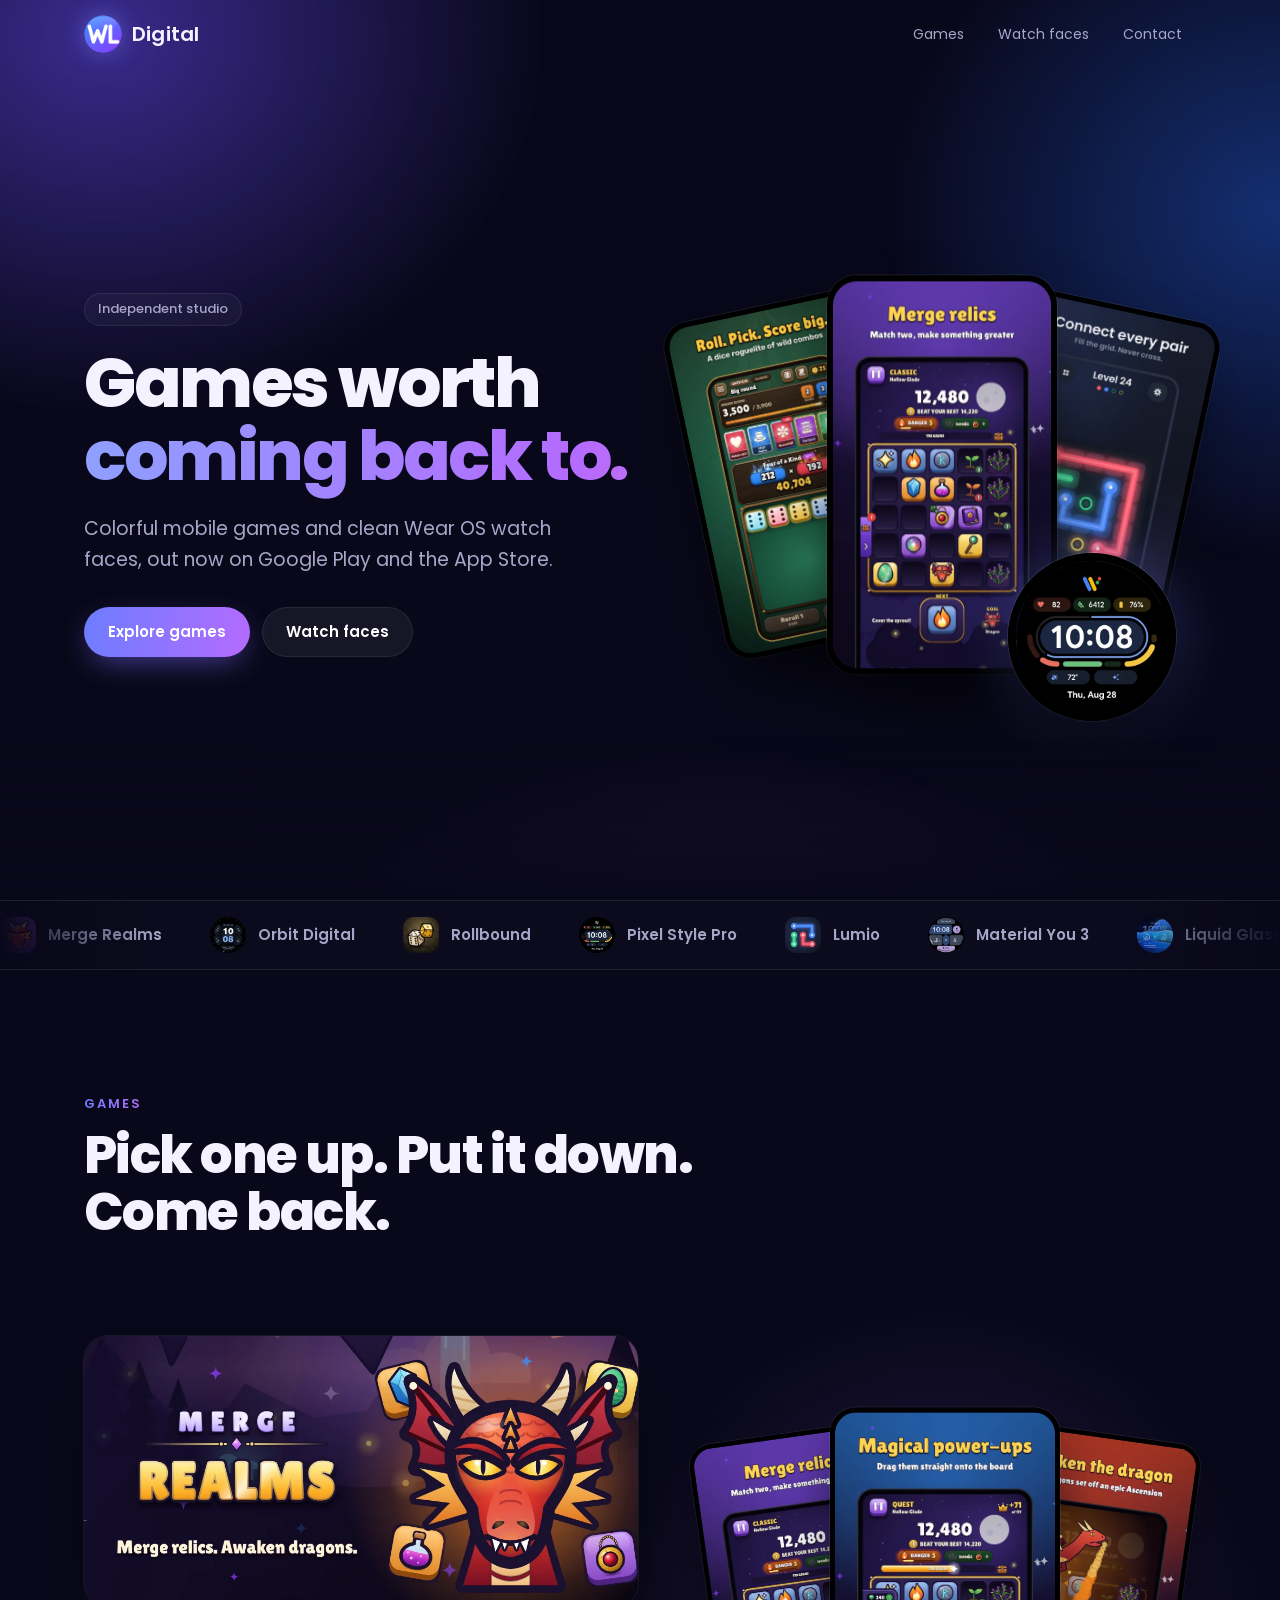
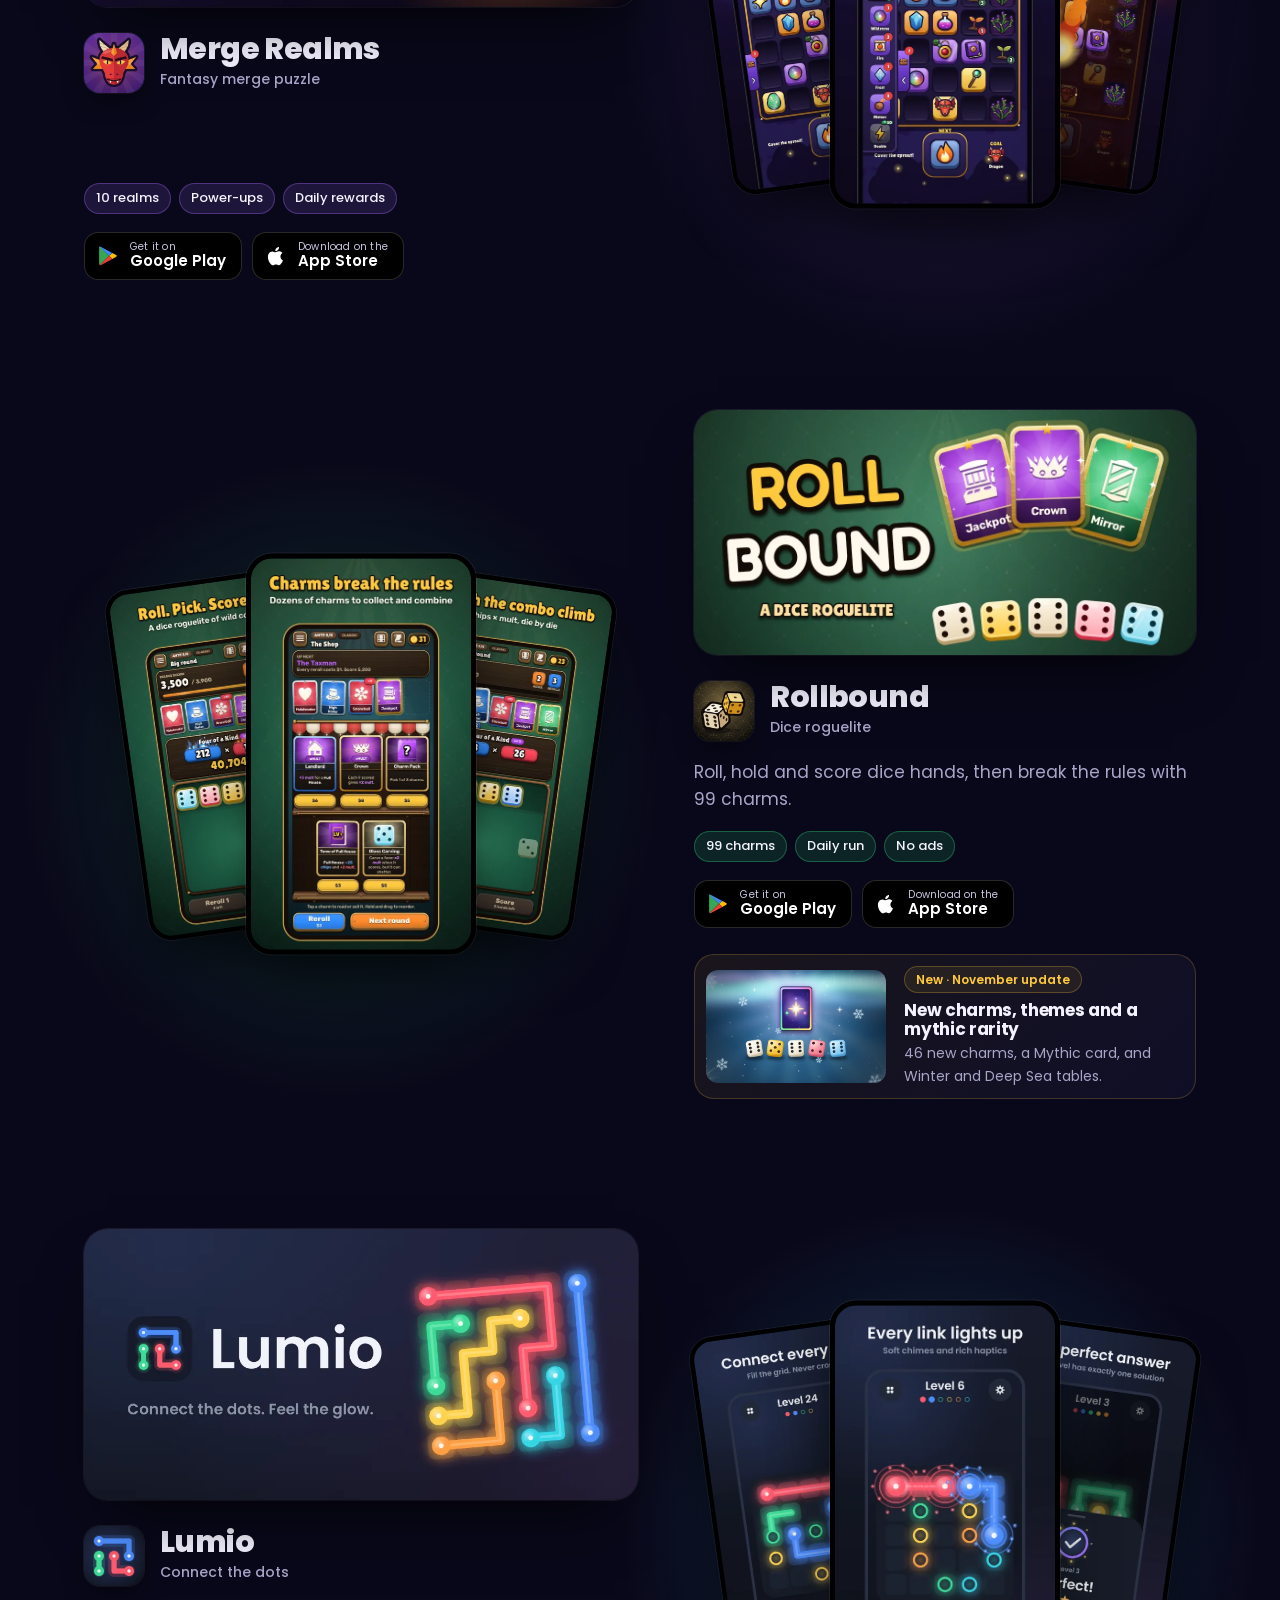
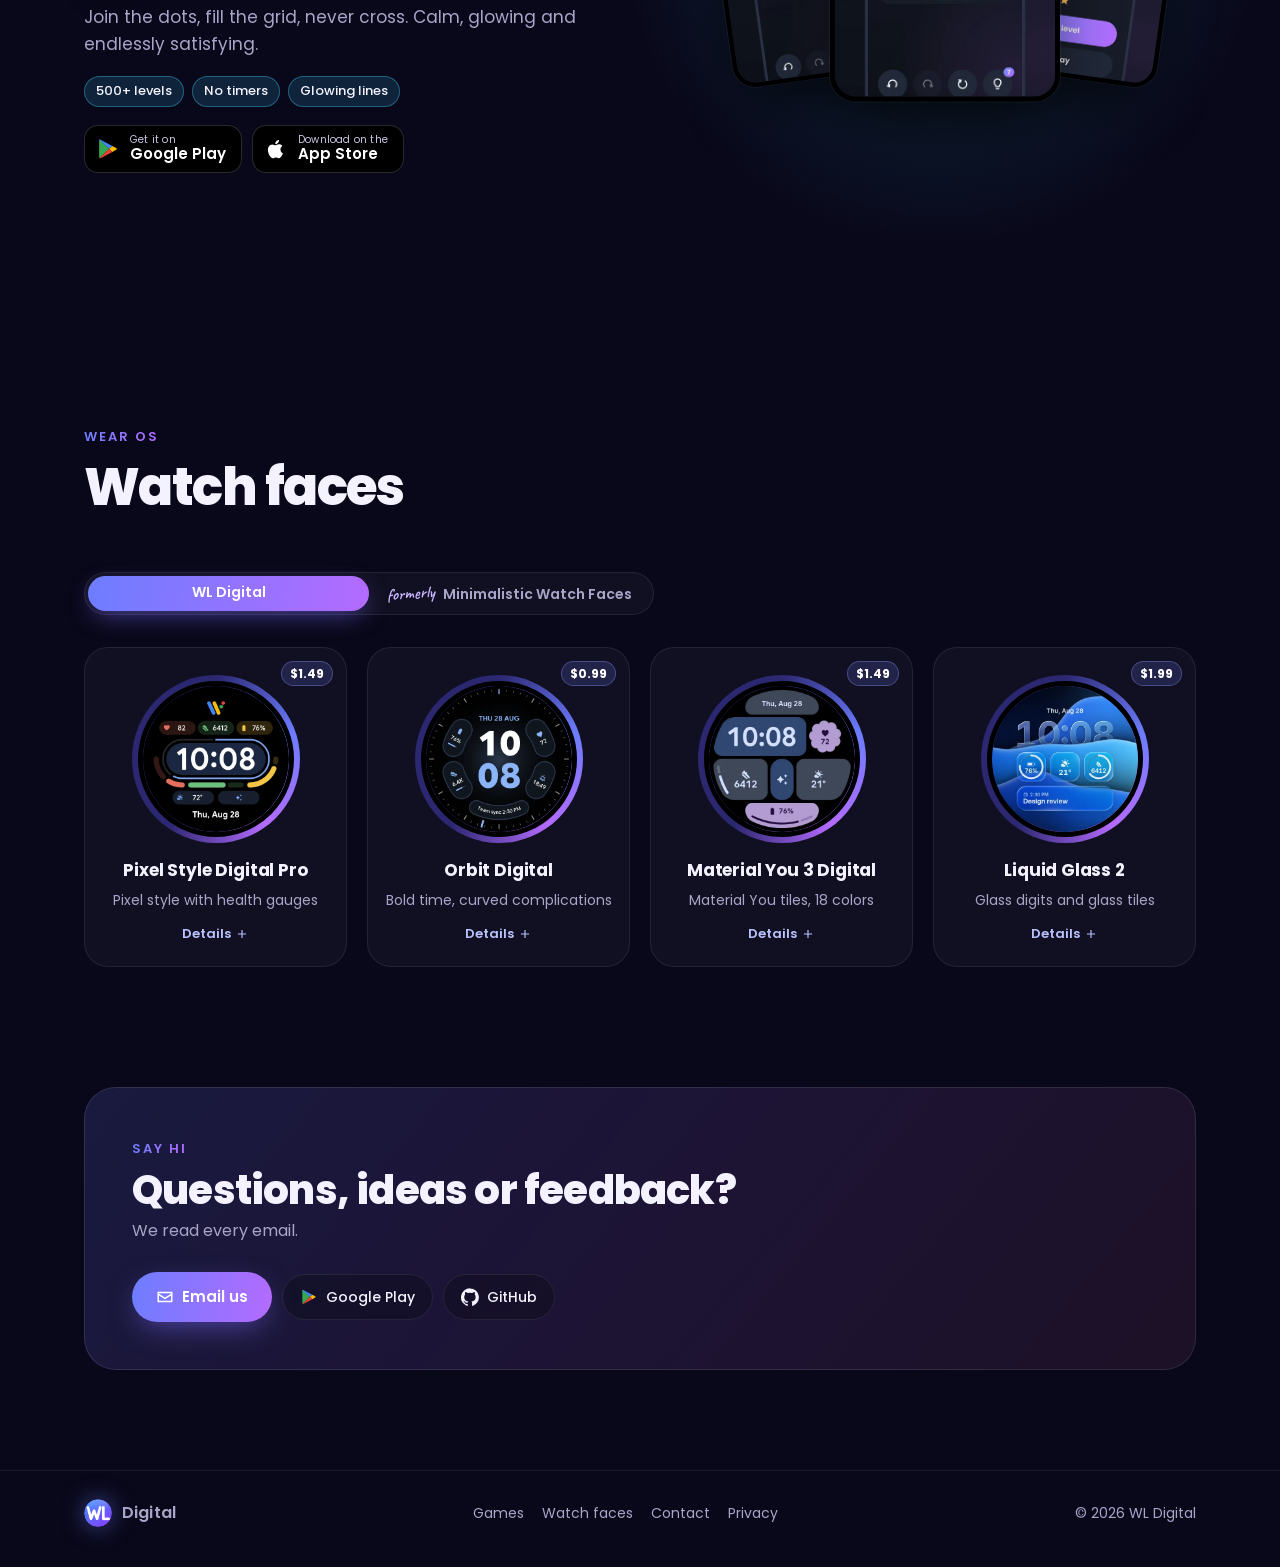
<file: index.html>
<!doctype html>
<html lang="en">
<head>
  <meta charset="utf-8">
  <meta name="viewport" content="width=device-width, initial-scale=1, viewport-fit=cover">
  <meta name="color-scheme" content="dark">
  <meta name="theme-color" content="#09081a">
  <title>WL Digital | Mobile Games &amp; Wear OS Watch Faces</title>
  <meta name="description" content="WL Digital makes colorful mobile games (Merge Realms, Rollbound, Lumio) and clean Wear OS watch faces.">
  <meta property="og:title" content="WL Digital">
  <meta property="og:description" content="Colorful mobile games and clean Wear OS watch faces.">
  <meta property="og:image" content="https://parkerloney.github.io/assets/games/merge-realms-feature.webp">
  <meta property="og:type" content="website">
  <link rel="icon" type="image/png" sizes="48x48" href="assets/favicon.png">
  <link rel="icon" type="image/png" sizes="192x192" href="assets/icon-192.png">
  <link rel="apple-touch-icon" href="assets/apple-touch-icon.png">
  <link rel="preconnect" href="https://fonts.googleapis.com">
  <link rel="preconnect" href="https://fonts.gstatic.com" crossorigin>
  <link href="https://fonts.googleapis.com/css2?family=Caveat:wght@600&family=Poppins:wght@400;500;600;700;800&display=swap" rel="stylesheet">
  <link rel="stylesheet" href="style.css">
  <script>document.documentElement.classList.add('js')</script>
</head>
<body>
<svg width="0" height="0" style="position:absolute" aria-hidden="true">
  <symbol id="i-play" viewBox="0 0 24 24"><path fill="#34a853" d="M3.6 2.3 13 11.7 3.6 21.1c-.3-.2-.5-.6-.5-1V3.3c0-.4.2-.8.5-1z"/><path fill="#fbbc04" d="m16.3 15 3.9-2.2c.8-.5.8-1.2 0-1.7L16.3 9l-3.3 2.7z"/><path fill="#ea4335" d="M13 11.7 3.6 21.1c.4.3.9.3 1.5 0L16.3 15z"/><path fill="#4285f4" d="M13 11.7 16.3 9 5.1 2.9c-.6-.3-1.1-.3-1.5 0z"/></symbol>
  <symbol id="i-apple" viewBox="0 0 24 24"><path fill="#fff" d="M16.4 12.6c0-2.3 1.9-3.4 2-3.5-1.1-1.6-2.8-1.8-3.4-1.8-1.4-.1-2.8.9-3.5.9-.7 0-1.8-.8-3-.8-1.5 0-3 .9-3.8 2.3-1.6 2.8-.4 7 1.2 9.3.8 1.1 1.7 2.4 2.9 2.3 1.2 0 1.6-.8 3-.8s1.8.8 3 .7c1.3 0 2-1.1 2.8-2.2.9-1.3 1.2-2.5 1.3-2.6-.1 0-2.5-1-2.5-3.8zM14.1 5.8c.6-.8 1.1-1.9.9-2.9-.9 0-2 .6-2.7 1.4-.6.7-1.1 1.8-1 2.8 1.1.1 2.1-.5 2.8-1.3z"/></symbol>
  <symbol id="i-mail" viewBox="0 0 24 24"><path fill="currentColor" d="M2 5h20v14H2zm2 2v.5l8 5 8-5V7zm0 2.9V17h16V9.9l-8 5z"/></symbol>
  <symbol id="i-github" viewBox="0 0 24 24"><path fill="currentColor" d="M12 .5a12 12 0 0 0-3.8 23.4c.6.1.8-.3.8-.6v-2c-3.3.7-4-1.6-4-1.6-.6-1.4-1.4-1.8-1.4-1.8-1.1-.7.1-.7.1-.7 1.2.1 1.8 1.2 1.8 1.2 1.1 1.8 2.8 1.3 3.5 1 .1-.8.4-1.3.8-1.6-2.7-.3-5.5-1.3-5.5-5.9 0-1.3.5-2.4 1.2-3.2-.1-.3-.5-1.5.1-3.2 0 0 1-.3 3.3 1.2a11.5 11.5 0 0 1 6 0c2.3-1.5 3.3-1.2 3.3-1.2.7 1.7.3 2.9.1 3.2.8.8 1.2 1.9 1.2 3.2 0 4.6-2.8 5.6-5.5 5.9.4.4.8 1.1.8 2.2v3.3c0 .3.2.7.8.6A12 12 0 0 0 12 .5z"/></symbol>
</svg>

<div class="progress" aria-hidden="true"></div>
<header class="site-header">
  <div class="wrap">
    <a class="brand" href="#top" aria-label="WL Digital home"><img src="assets/wl-mark.png" alt="WL" width="38" height="38"><span>Digital</span></a>
    <nav class="nav">
      <a href="#games">Games</a>
      <a href="#watchfaces">Watch faces</a>
      <a href="#contact" class="hide-sm">Contact</a>
    </nav>
  </div>
</header>

<main id="top">
  <section class="hero">
    <div class="aurora" aria-hidden="true"><i></i></div>
    <div class="wrap hero-wrap">
      <div class="hero-copy">
        <span class="pill">Independent studio</span>
        <h1><span class="ln"><span>Games worth</span></span><span class="ln"><span class="grad">coming back to.</span></span></h1>
        <p class="lead">Colorful mobile games and clean Wear OS watch faces, out now on Google Play and the App Store.</p>
        <div class="cta">
          <a class="btn" href="#games">Explore games</a>
          <a class="btn ghost" href="#watchfaces">Watch faces</a>
        </div>
      </div>
      <div class="hero-art" aria-hidden="true">
        <div class="stack" data-depth>
          <img class="p p1" src="assets/games/rollbound-phone-1.webp" alt="" width="480" height="853">
          <img class="p p2" src="assets/games/merge-realms-phone-1.webp" alt="" width="480" height="853" fetchpriority="high">
          <img class="p p3" src="assets/games/lumio-phone-1.webp" alt="" width="480" height="853">
          <div class="watch"><img src="assets/watchfaces/pixel-style-pro.webp" alt="" width="450" height="450"></div>
        </div>
      </div>
    </div>
  </section>

  <div class="ticker" aria-hidden="true"><div class="track"><span class="tk"><img src="assets/games/merge-realms-icon.webp" alt="" width="40" height="40" decoding="async">Merge Realms</span><span class="tk"><img src="assets/watchfaces/orbit.webp" alt="" width="40" height="40" decoding="async">Orbit Digital</span><span class="tk"><img src="assets/games/rollbound-icon.webp" alt="" width="40" height="40" decoding="async">Rollbound</span><span class="tk"><img src="assets/watchfaces/pixel-style-pro.webp" alt="" width="40" height="40" decoding="async">Pixel Style Pro</span><span class="tk"><img src="assets/games/lumio-icon.webp" alt="" width="40" height="40" decoding="async">Lumio</span><span class="tk"><img src="assets/watchfaces/material-you.webp" alt="" width="40" height="40" decoding="async">Material You 3</span><span class="tk"><img src="assets/watchfaces/glass.webp" alt="" width="40" height="40" decoding="async">Liquid Glass 2</span><span class="tk"><img src="assets/watchfaces/galaxy-digital.webp" alt="" width="40" height="40" decoding="async">Galaxy Digital</span><span class="tk"><img src="assets/games/merge-realms-icon.webp" alt="" width="40" height="40" decoding="async">Merge Realms</span><span class="tk"><img src="assets/watchfaces/orbit.webp" alt="" width="40" height="40" decoding="async">Orbit Digital</span><span class="tk"><img src="assets/games/rollbound-icon.webp" alt="" width="40" height="40" decoding="async">Rollbound</span><span class="tk"><img src="assets/watchfaces/pixel-style-pro.webp" alt="" width="40" height="40" decoding="async">Pixel Style Pro</span><span class="tk"><img src="assets/games/lumio-icon.webp" alt="" width="40" height="40" decoding="async">Lumio</span><span class="tk"><img src="assets/watchfaces/material-you.webp" alt="" width="40" height="40" decoding="async">Material You 3</span><span class="tk"><img src="assets/watchfaces/glass.webp" alt="" width="40" height="40" decoding="async">Liquid Glass 2</span><span class="tk"><img src="assets/watchfaces/galaxy-digital.webp" alt="" width="40" height="40" decoding="async">Galaxy Digital</span></div></div>

  <section id="games" class="games">
    <div class="wrap">
      <div class="head reveal">
        <span class="kicker">Games</span>
        <h2>Pick one up. Put it down. Come back.</h2>
      </div>
      
    <article class="game" id="merge-realms" style="--c1:#a56bff;--c2:#ff8a3d">
      <div class="game-info">
        <a class="feature reveal" href="https://play.google.com/store/apps/details?id=com.wldigital.mergerealms" target="_blank" rel="noopener" aria-label="Merge Realms on Google Play">
          <img src="assets/games/merge-realms-feature.webp" alt="Merge Realms artwork" width="1024" height="500" loading="lazy" decoding="async">
        </a>
        <div class="game-title reveal">
          <img src="assets/games/merge-realms-icon.webp" alt="" width="64" height="64" loading="lazy">
          <div><h3>Merge Realms</h3><span>Fantasy merge puzzle</span></div>
        </div>
        <p class="reveal">Match relics, merge them up to a dragon, and clear ten magical realms.</p>
        <ul class="tags reveal"><li>10 realms</li><li>Power-ups</li><li>Daily rewards</li></ul>
        <div class="stores reveal"><a class="store" href="https://play.google.com/store/apps/details?id=com.wldigital.mergerealms" target="_blank" rel="noopener"><svg viewBox="0 0 24 24" aria-hidden="true"><use href="#i-play"/></svg><span><small>Get it on</small><b>Google Play</b></span></a><a class="store" href="https://apps.apple.com/us/app/merge-realms-match-merge/id6817056092" target="_blank" rel="noopener"><svg viewBox="0 0 24 24" aria-hidden="true"><use href="#i-apple"/></svg><span><small>Download on the</small><b>App Store</b></span></a></div>
      </div>
      <div class="fan reveal" aria-hidden="false"><img class="shot s1" src="assets/games/merge-realms-phone-1.webp" alt="Merge Realms screenshot 1" width="480" height="853" loading="lazy" decoding="async"><img class="shot s2" src="assets/games/merge-realms-phone-2.webp" alt="Merge Realms screenshot 2" width="480" height="853" loading="lazy" decoding="async"><img class="shot s3" src="assets/games/merge-realms-phone-3.webp" alt="Merge Realms screenshot 3" width="480" height="853" loading="lazy" decoding="async"></div>
    </article>
    <article class="game flip" id="rollbound" style="--c1:#2fd27a;--c2:#ffc93c">
      <div class="game-info">
        <a class="feature reveal" href="https://play.google.com/store/apps/details?id=com.wldigital.rollbound" target="_blank" rel="noopener" aria-label="Rollbound on Google Play">
          <img src="assets/games/rollbound-feature.webp" alt="Rollbound artwork" width="1024" height="500" loading="lazy" decoding="async">
        </a>
        <div class="game-title reveal">
          <img src="assets/games/rollbound-icon.webp" alt="" width="64" height="64" loading="lazy">
          <div><h3>Rollbound</h3><span>Dice roguelite</span></div>
        </div>
        <p class="reveal">Roll, hold and score dice hands, then break the rules with 99 charms.</p>
        <ul class="tags reveal"><li>99 charms</li><li>Daily run</li><li>No ads</li></ul>
        <div class="stores reveal"><a class="store" href="https://play.google.com/store/apps/details?id=com.wldigital.rollbound" target="_blank" rel="noopener"><svg viewBox="0 0 24 24" aria-hidden="true"><use href="#i-play"/></svg><span><small>Get it on</small><b>Google Play</b></span></a><a class="store" href="https://apps.apple.com/us/app/rollbound-a-dice-roguelite/id6820359263" target="_blank" rel="noopener"><svg viewBox="0 0 24 24" aria-hidden="true"><use href="#i-apple"/></svg><span><small>Download on the</small><b>App Store</b></span></a></div>
        <div class="news reveal">
          <img src="assets/games/rollbound-november.webp" alt="Rollbound November update: a mythic card above five dice in the snow" width="1280" height="720" loading="lazy" decoding="async">
          <div>
            <span class="pill gold">New · November update</span>
            <h4>New charms, themes and a mythic rarity</h4>
            <p>46 new charms, a Mythic card, and Winter and Deep Sea tables.</p>
          </div>
        </div>
      </div>
      <div class="fan reveal" aria-hidden="false"><img class="shot s1" src="assets/games/rollbound-phone-1.webp" alt="Rollbound screenshot 1" width="480" height="853" loading="lazy" decoding="async"><img class="shot s2" src="assets/games/rollbound-phone-2.webp" alt="Rollbound screenshot 2" width="480" height="853" loading="lazy" decoding="async"><img class="shot s3" src="assets/games/rollbound-phone-3.webp" alt="Rollbound screenshot 3" width="480" height="853" loading="lazy" decoding="async"></div>
    </article>
    <article class="game" id="lumio" style="--c1:#3dd6ff;--c2:#ff5fa2">
      <div class="game-info">
        <a class="feature reveal" href="https://play.google.com/store/apps/details?id=com.wldigital.lumio" target="_blank" rel="noopener" aria-label="Lumio on Google Play">
          <img src="assets/games/lumio-feature.webp" alt="Lumio artwork" width="1024" height="500" loading="lazy" decoding="async">
        </a>
        <div class="game-title reveal">
          <img src="assets/games/lumio-icon.webp" alt="" width="64" height="64" loading="lazy">
          <div><h3>Lumio</h3><span>Connect the dots</span></div>
        </div>
        <p class="reveal">Join the dots, fill the grid, never cross. Calm, glowing and endlessly satisfying.</p>
        <ul class="tags reveal"><li>500+ levels</li><li>No timers</li><li>Glowing lines</li></ul>
        <div class="stores reveal"><a class="store" href="https://play.google.com/store/apps/details?id=com.wldigital.lumio" target="_blank" rel="noopener"><svg viewBox="0 0 24 24" aria-hidden="true"><use href="#i-play"/></svg><span><small>Get it on</small><b>Google Play</b></span></a><a class="store" href="https://apps.apple.com/us/app/lumio-connect-the-dots/id6817855439" target="_blank" rel="noopener"><svg viewBox="0 0 24 24" aria-hidden="true"><use href="#i-apple"/></svg><span><small>Download on the</small><b>App Store</b></span></a></div>
      </div>
      <div class="fan reveal" aria-hidden="false"><img class="shot s1" src="assets/games/lumio-phone-1.webp" alt="Lumio screenshot 1" width="480" height="853" loading="lazy" decoding="async"><img class="shot s2" src="assets/games/lumio-phone-2.webp" alt="Lumio screenshot 2" width="480" height="853" loading="lazy" decoding="async"><img class="shot s3" src="assets/games/lumio-phone-3.webp" alt="Lumio screenshot 3" width="480" height="853" loading="lazy" decoding="async"></div>
    </article>
    </div>
  </section>

  <section id="watchfaces" class="faces-sec">
    <div class="wrap">
      <div class="head reveal">
        <span class="kicker">Wear OS</span>
        <h2>Watch faces</h2>
      </div>
      <div class="tabs reveal" role="tablist" aria-label="Watch face collections">
        <span class="ind" aria-hidden="true"></span>
        <button role="tab" id="t-wl" aria-controls="p-wl" aria-selected="true"><span class="tab-name">WL Digital</span></button>
        <button role="tab" id="t-mini" aria-controls="p-mini" aria-selected="false" tabindex="-1"><span class="formerly">formerly</span><span class="tab-name">Minimalistic<span class="long"> Watch Faces</span></span></button>
      </div>
      <div class="panel" id="p-wl" role="tabpanel" aria-labelledby="t-wl">
        <h3 class="panel-title">WL Digital</h3>
        <div class="faces">
        <a class="face reveal" href="https://play.google.com/store/apps/details?id=com.wldigital.watchface.pixelstylepro" target="_blank" rel="noopener" data-face style="--i:0" aria-haspopup="dialog">
          <span class="price">$1.49</span>
          <div class="dial"><img src="assets/watchfaces/pixel-style-pro.webp" alt="Pixel Style Digital Pro watch face" width="340" height="340" loading="lazy" decoding="async"></div>
          <h3>Pixel Style Digital Pro</h3>
          <p>Pixel style with health gauges</p>
          <span class="more">Details<svg viewBox="0 0 24 24" aria-hidden="true"><path fill="currentColor" d="M11 5h2v6h6v2h-6v6h-2v-6H5v-2h6z"/></svg></span>
          <template><span class="kicker">WL Digital</span><h3>Pixel Style Digital Pro</h3><p class="pitch">A bold, modern digital face in Google's Material style, with your health stats always in view.</p><ul class="feats"><li>Big, clear time with a smooth seconds ring</li><li>Heart rate, steps and battery gauges that fill through the day</li><li>Custom tiles and a one-tap app shortcut</li><li>3 complications and 10 colors</li><li>A calm always-on view that lights about a tenth of the screen</li></ul><p class="req">Wear OS 5 or later · free phone companion app</p></template>
        </a>
        <a class="face reveal" href="https://play.google.com/store/apps/details?id=com.wldigital.watchface.orbit" target="_blank" rel="noopener" data-face style="--i:1" aria-haspopup="dialog">
          <span class="price">$0.99</span>
          <div class="dial"><img src="assets/watchfaces/orbit.webp" alt="Orbit Digital watch face" width="340" height="340" loading="lazy" decoding="async"></div>
          <h3>Orbit Digital</h3>
          <p>Bold time, curved complications</p>
          <span class="more">Details<svg viewBox="0 0 24 24" aria-hidden="true"><path fill="currentColor" d="M11 5h2v6h6v2h-6v6h-2v-6H5v-2h6z"/></svg></span>
          <template><span class="kicker">WL Digital</span><h3>Orbit Digital</h3><p class="pitch">A big, bold time with your day in curved complications that follow the edge. Made for the newest Galaxy Watches.</p><ul class="feats"><li>5 curved complications with progress bars</li><li>12 colors and 4 time styles: Bold, Rounded, Classic and Thin</li><li>Gliding seconds: a marker, a sweep around the rim, or none</li><li>Minute ticks, numbers or a clean dial, with an optional glow</li><li>Battery-friendly always-on view</li></ul><p class="req">Wear OS 5 or later · free phone companion app</p></template>
        </a>
        <a class="face reveal" href="https://play.google.com/store/apps/details?id=com.wldigital.materialyou" target="_blank" rel="noopener" data-face style="--i:2" aria-haspopup="dialog">
          <span class="price">$1.49</span>
          <div class="dial"><img src="assets/watchfaces/material-you.webp" alt="Material You 3 Digital watch face" width="340" height="340" loading="lazy" decoding="async"></div>
          <h3>Material You 3 Digital</h3>
          <p>Material You tiles, 18 colors</p>
          <span class="more">Details<svg viewBox="0 0 24 24" aria-hidden="true"><path fill="currentColor" d="M11 5h2v6h6v2h-6v6h-2v-6H5v-2h6z"/></svg></span>
          <template><span class="kicker">WL Digital</span><h3>Material You 3 Digital</h3><p class="pitch">Your watch as a set of Material widgets, with the time in its own tile and your day around it.</p><ul class="feats"><li>Time in a big rounded tile, plus cookie and pill shaped tiles</li><li>6 complication tiles with Material-style progress</li><li>18 color schemes, each dark or light</li><li>Bold, Rounded or Thin time</li><li>Always-on outlines that light under a tenth of the screen</li></ul><p class="req">Wear OS 5 or later · free phone companion app</p></template>
        </a>
        <a class="face reveal" href="https://play.google.com/store/apps/details?id=com.wldigital.glassdigital" target="_blank" rel="noopener" data-face style="--i:3" aria-haspopup="dialog">
          <span class="price">$1.99</span>
          <div class="dial"><img src="assets/watchfaces/glass.webp" alt="Liquid Glass 2 watch face" width="340" height="340" loading="lazy" decoding="async"></div>
          <h3>Liquid Glass 2</h3>
          <p>Glass digits and glass tiles</p>
          <span class="more">Details<svg viewBox="0 0 24 24" aria-hidden="true"><path fill="currentColor" d="M11 5h2v6h6v2h-6v6h-2v-6H5v-2h6z"/></svg></span>
          <template><span class="kicker">WL Digital</span><h3>Liquid Glass 2</h3><p class="pitch">Clear glass on your wrist: glass digits and glass tiles over a flowing wallpaper.</p><ul class="feats"><li>Glass that bends the light at its edges and ripples each minute</li><li>8 wallpapers in depth that drift while you look</li><li>5 complications, including ring gauges and your next event</li><li>Clear, tinted or frosted glass and 5 accent colors</li><li>A glass seconds tab that glides around the edge</li></ul><p class="req">Wear OS 5 or later · free phone companion app</p></template>
        </a>
        </div>
      </div>
      <div class="panel" id="p-mini" role="tabpanel" aria-labelledby="t-mini">
        <h3 class="panel-title"><span class="formerly">formerly</span> Minimalistic Watch Faces</h3>
        <div class="faces">
        <a class="face reveal" href="https://play.google.com/store/apps/details?id=com.watchfacestudio.pixelstyledigitalwatchface" target="_blank" rel="noopener" data-face style="--i:0" aria-haspopup="dialog">
          <span class="price">$0.99</span>
          <div class="dial"><img src="assets/watchfaces/pixel-style.webp" alt="Pixel Style Digital watch face" width="340" height="340" loading="lazy" decoding="async"></div>
          <h3>Pixel Style Digital</h3>
          <p>The original Pixel style face</p>
          <span class="more">Details<svg viewBox="0 0 24 24" aria-hidden="true"><path fill="currentColor" d="M11 5h2v6h6v2h-6v6h-2v-6H5v-2h6z"/></svg></span>
          <template><span class="kicker">formerly Minimalistic Watch Faces</span><h3>Pixel Style Digital</h3><p class="pitch">The original Pixel style face, with your health in colorful bars.</p><ul class="feats"><li>Battery, steps and heart rate bars</li><li>A seconds bar you can turn on or off</li><li>3 customizable complications</li><li>13 color combinations</li><li>Always-on display, easy on battery</li></ul><p class="req">Wear OS 3 or later</p></template>
        </a>
        <a class="face reveal" href="https://play.google.com/store/apps/details?id=com.watchfacestudio.galaxystyledigitalwatchface" target="_blank" rel="noopener" data-face style="--i:1" aria-haspopup="dialog">
          <span class="price">$0.99</span>
          <div class="dial"><img src="assets/watchfaces/galaxy-digital.webp" alt="Galaxy Digital watch face" width="340" height="340" loading="lazy" decoding="async"></div>
          <h3>Galaxy Digital</h3>
          <p>Styled for Galaxy Watch</p>
          <span class="more">Details<svg viewBox="0 0 24 24" aria-hidden="true"><path fill="currentColor" d="M11 5h2v6h6v2h-6v6h-2v-6H5v-2h6z"/></svg></span>
          <template><span class="kicker">formerly Minimalistic Watch Faces</span><h3>Galaxy Digital</h3><p class="pitch">A modern Galaxy themed face, colored to match the newest Galaxy Watches.</p><ul class="feats"><li>Colors styled to match Galaxy Watch7 and Watch Ultra</li><li>22 color combinations</li><li>4 customizable complications</li><li>Custom seconds hand and shadow</li><li>Optimized always-on display</li></ul><p class="req">Wear OS 3 or later</p></template>
        </a>
        <a class="face reveal" href="https://play.google.com/store/apps/details?id=com.watchfacestudio.liquidglasswatchface" target="_blank" rel="noopener" data-face style="--i:2" aria-haspopup="dialog">
          <span class="price">$0.99</span>
          <div class="dial"><img src="assets/watchfaces/liquid-glass.webp" alt="Liquid Glass watch face" width="340" height="340" loading="lazy" decoding="async"></div>
          <h3>Liquid Glass</h3>
          <p>The original glass tile face</p>
          <span class="more">Details<svg viewBox="0 0 24 24" aria-hidden="true"><path fill="currentColor" d="M11 5h2v6h6v2h-6v6h-2v-6H5v-2h6z"/></svg></span>
          <template><span class="kicker">formerly Minimalistic Watch Faces</span><h3>Liquid Glass</h3><p class="pitch">The original glass tile face: sleek, simple and easy to read.</p><ul class="feats"><li>Glass tiles</li><li>A battery bar</li><li>3 customizable complications</li><li>3 color schemes</li><li>Always-on display, easy on battery</li></ul><p class="req">Wear OS 3 or later</p></template>
        </a>
        </div>
      </div>
    </div>
  </section>

  <section id="contact" class="contact">
    <div class="wrap">
      <div class="contact-card reveal">
        <div>
          <span class="kicker">Say hi</span>
          <h2>Questions, ideas or feedback?</h2>
          <p>We read every email.</p>
        </div>
        <div class="links">
          <a class="btn" href="https://mail.google.com/mail/?view=cm&amp;fs=1&amp;to=minimalisticwatchfaces@gmail.com" target="_blank" rel="noopener"><svg viewBox="0 0 24 24" aria-hidden="true"><use href="#i-mail"/></svg>Email us</a>
          <a class="chip" href="https://play.google.com/store/apps/dev?id=5009055272405102448" target="_blank" rel="noopener"><svg viewBox="0 0 24 24" aria-hidden="true"><use href="#i-play"/></svg>Google Play</a>
          <a class="chip" href="https://github.com/ParkerLoney" target="_blank" rel="noopener"><svg viewBox="0 0 24 24" aria-hidden="true"><use href="#i-github"/></svg>GitHub</a>
        </div>
      </div>
    </div>
  </section>
</main>

<footer>
  <div class="wrap">
    <a class="brand sm" href="#top"><img src="assets/wl-mark.png" alt="WL" width="28" height="28"><span>Digital</span></a>
    <nav class="foot-links" aria-label="Footer">
      <a href="#games">Games</a><a href="#watchfaces">Watch faces</a><a href="#contact">Contact</a><a href="privacy.html">Privacy</a>
    </nav>
    <span>© <span id="y">2026</span> WL Digital</span>
  </div>
</footer>

<dialog class="sheet" id="face-sheet" aria-labelledby="sheet-title">
  <div class="sheet-card">
    <button class="sheet-x" type="button" aria-label="Close"><svg viewBox="0 0 24 24" aria-hidden="true"><path fill="currentColor" d="m6.4 5 5.6 5.6L17.6 5 19 6.4 13.4 12l5.6 5.6-1.4 1.4-5.6-5.6L6.4 19 5 17.6l5.6-5.6L5 6.4z"/></svg></button>
    <div class="sheet-dial"><img alt="" width="340" height="340"></div>
    <div class="sheet-body"></div>
    <div class="sheet-buy">
      <a class="store" target="_blank" rel="noopener"><svg viewBox="0 0 24 24" aria-hidden="true"><use href="#i-play"/></svg><span><small>Get it on</small><b>Google Play</b></span></a>
      <div class="sheet-price"><b></b><small>US price on Google Play</small></div>
    </div>
  </div>
</dialog>

<script src="site.js" defer></script>
</body>
</html>
</file>
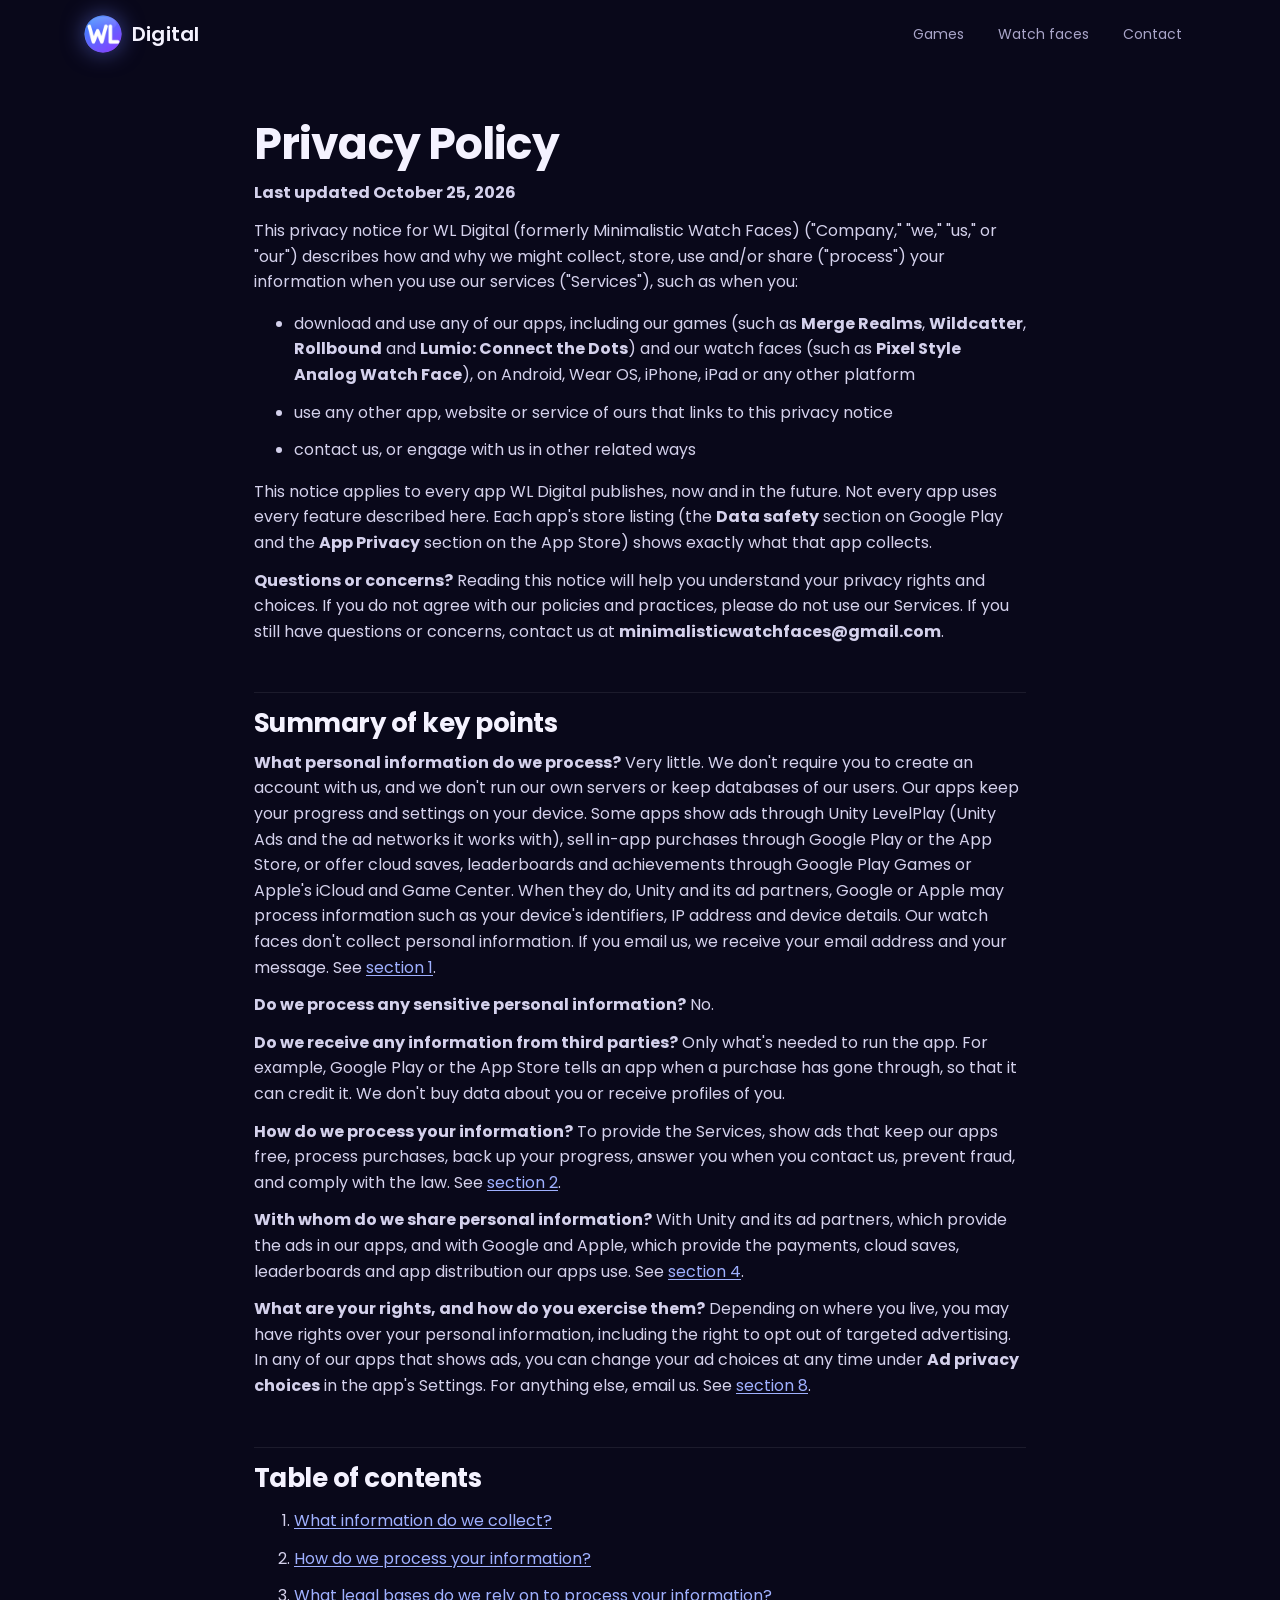
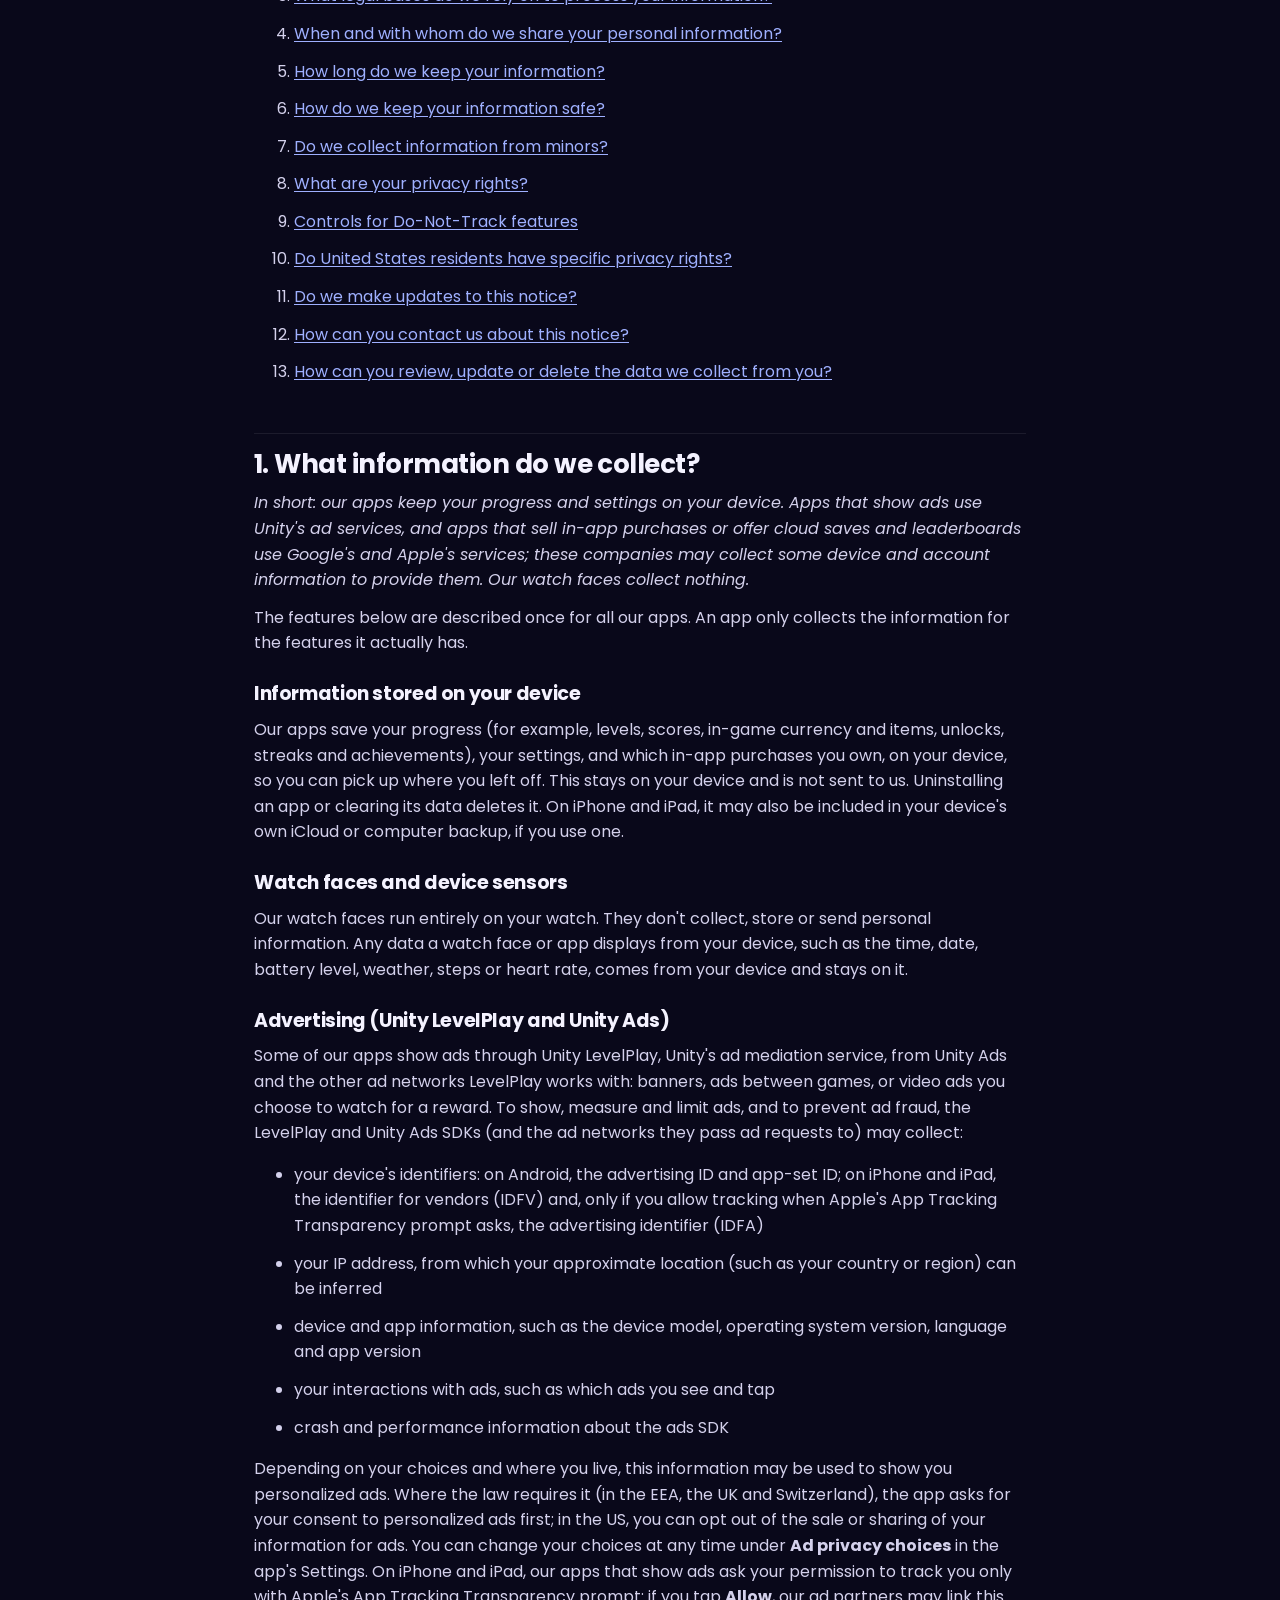
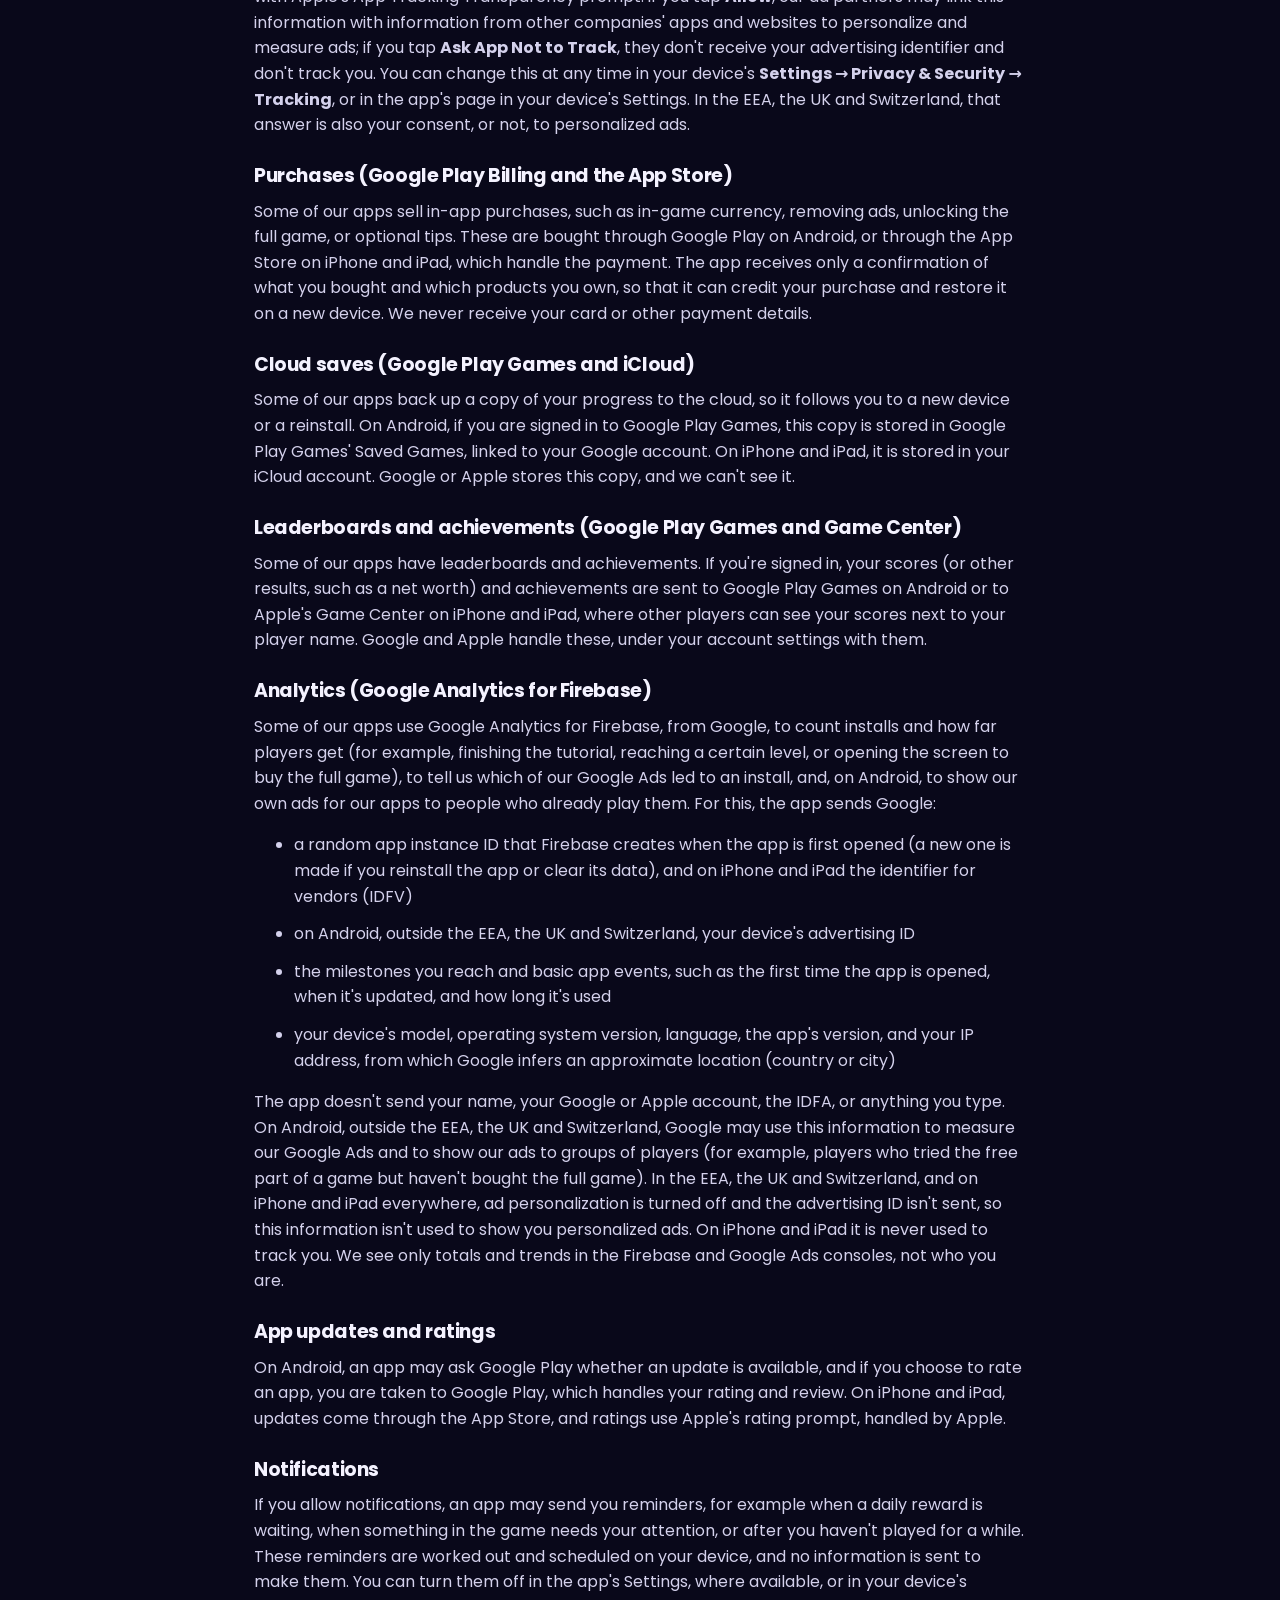
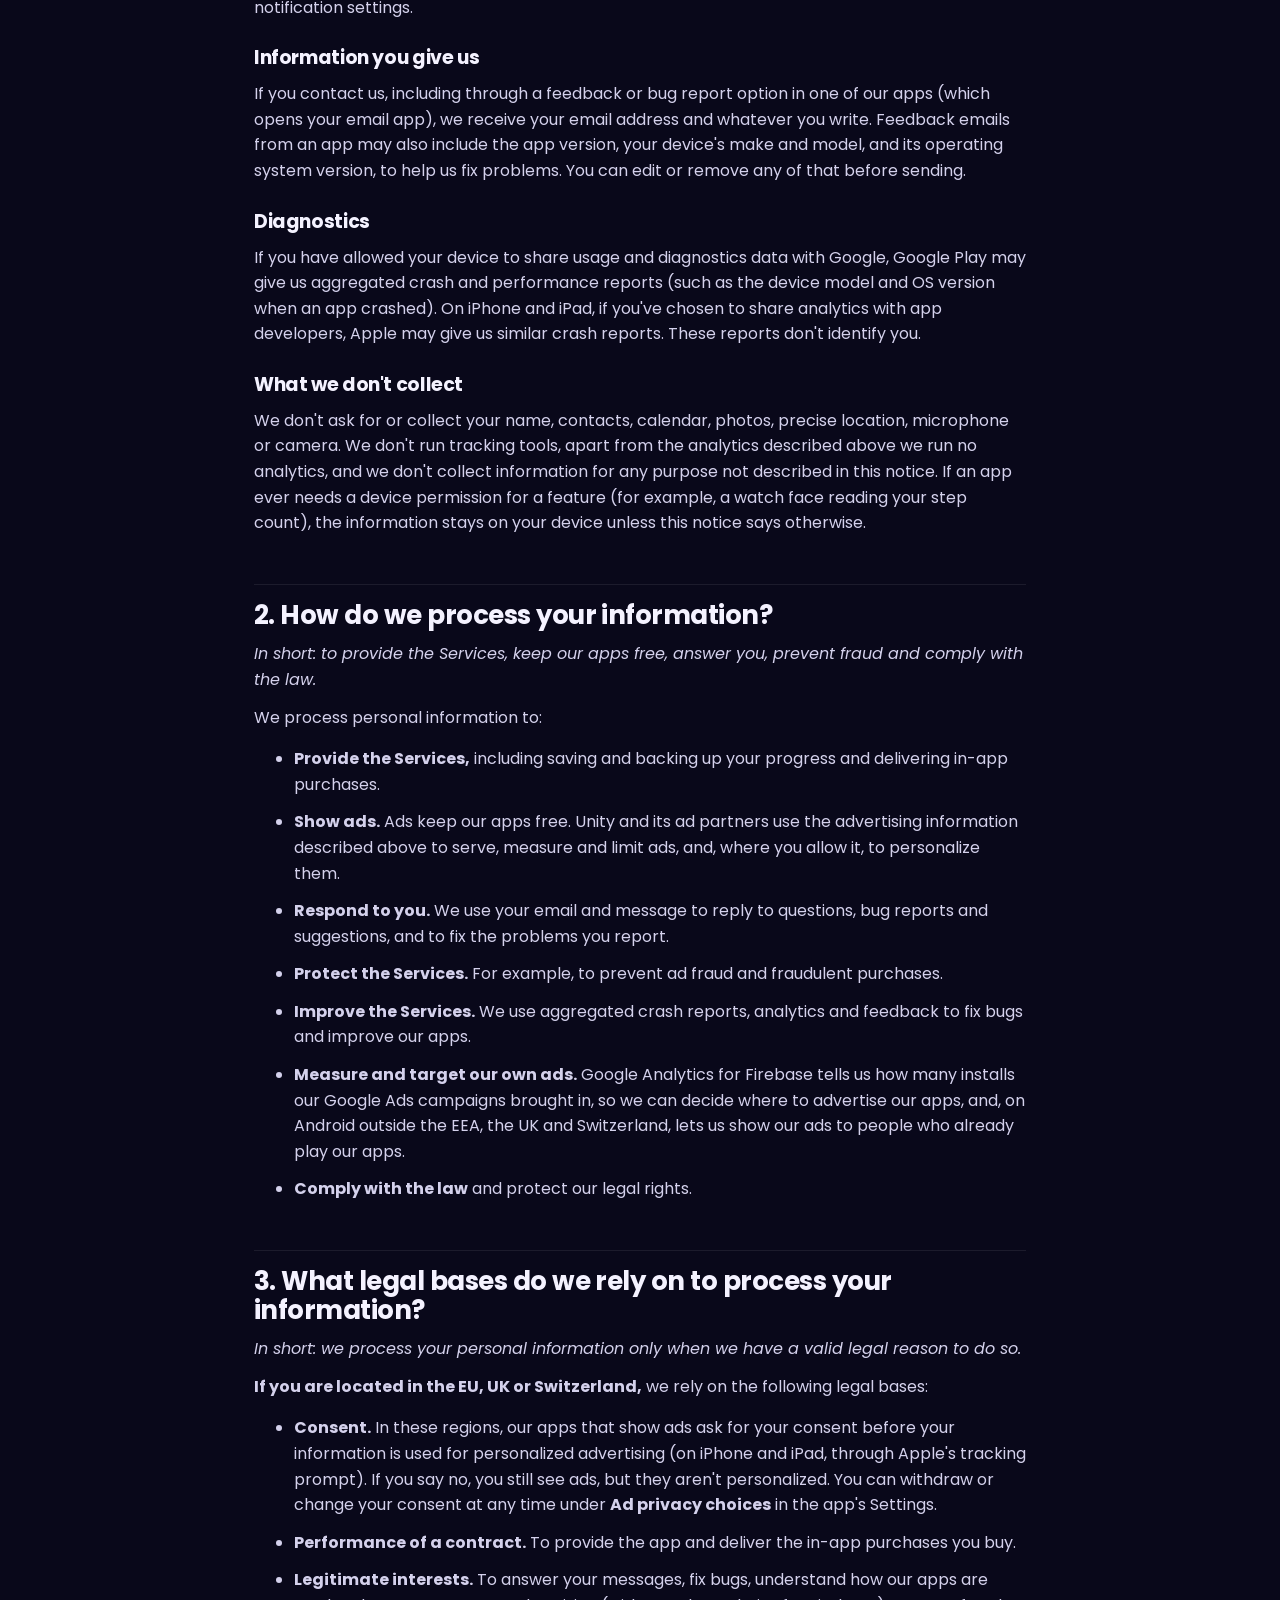
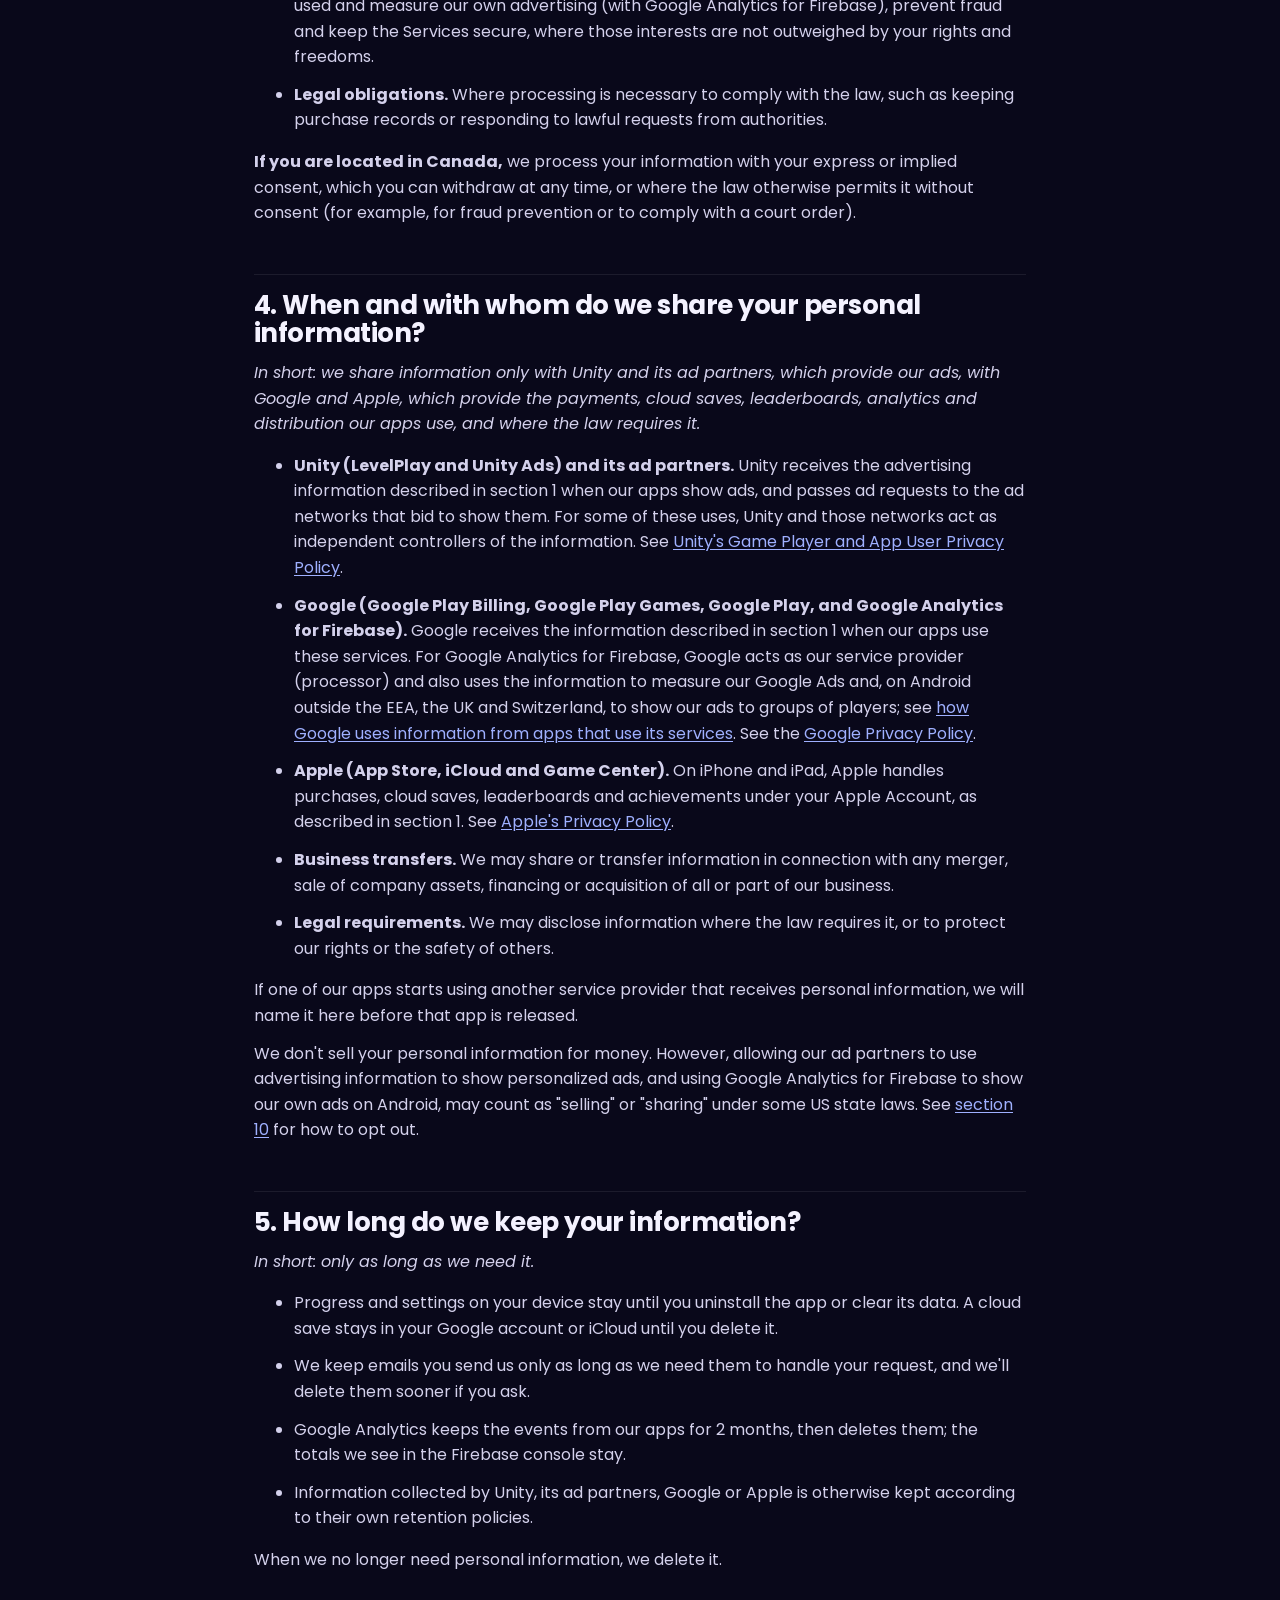
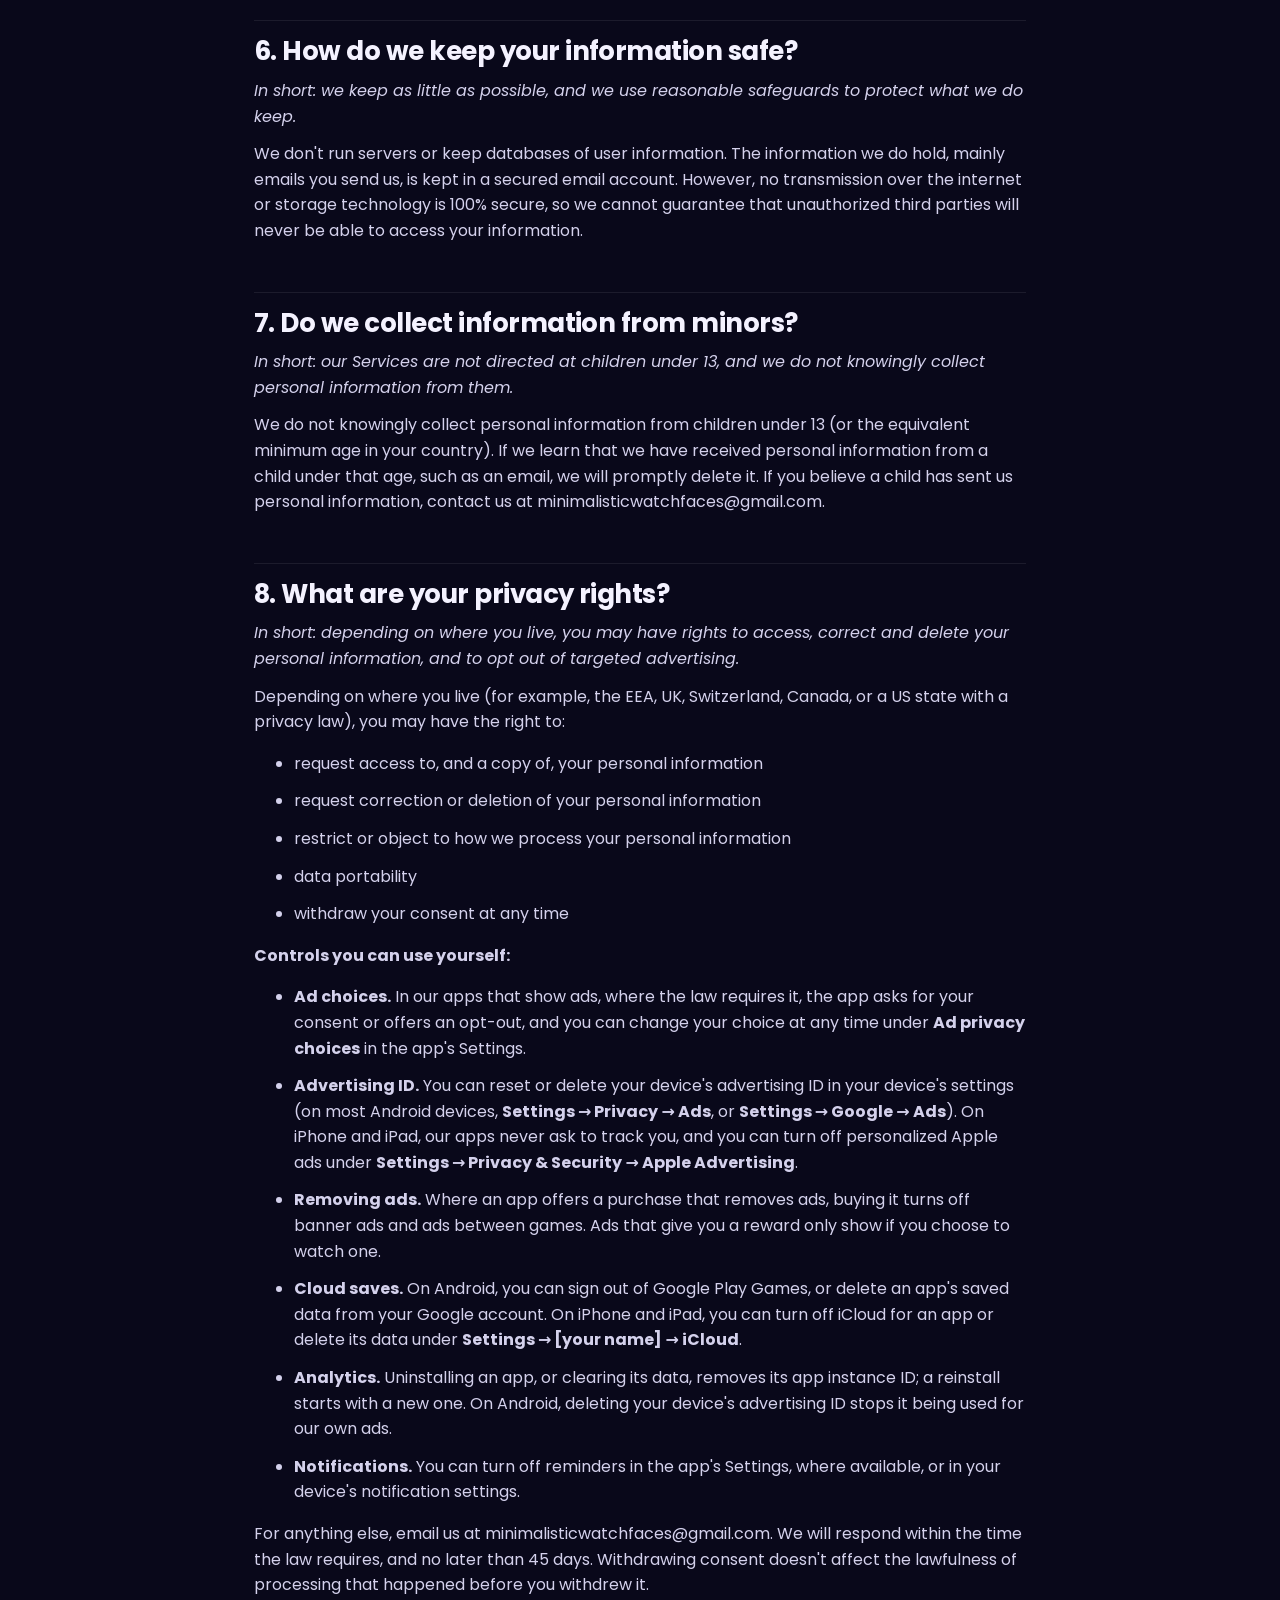
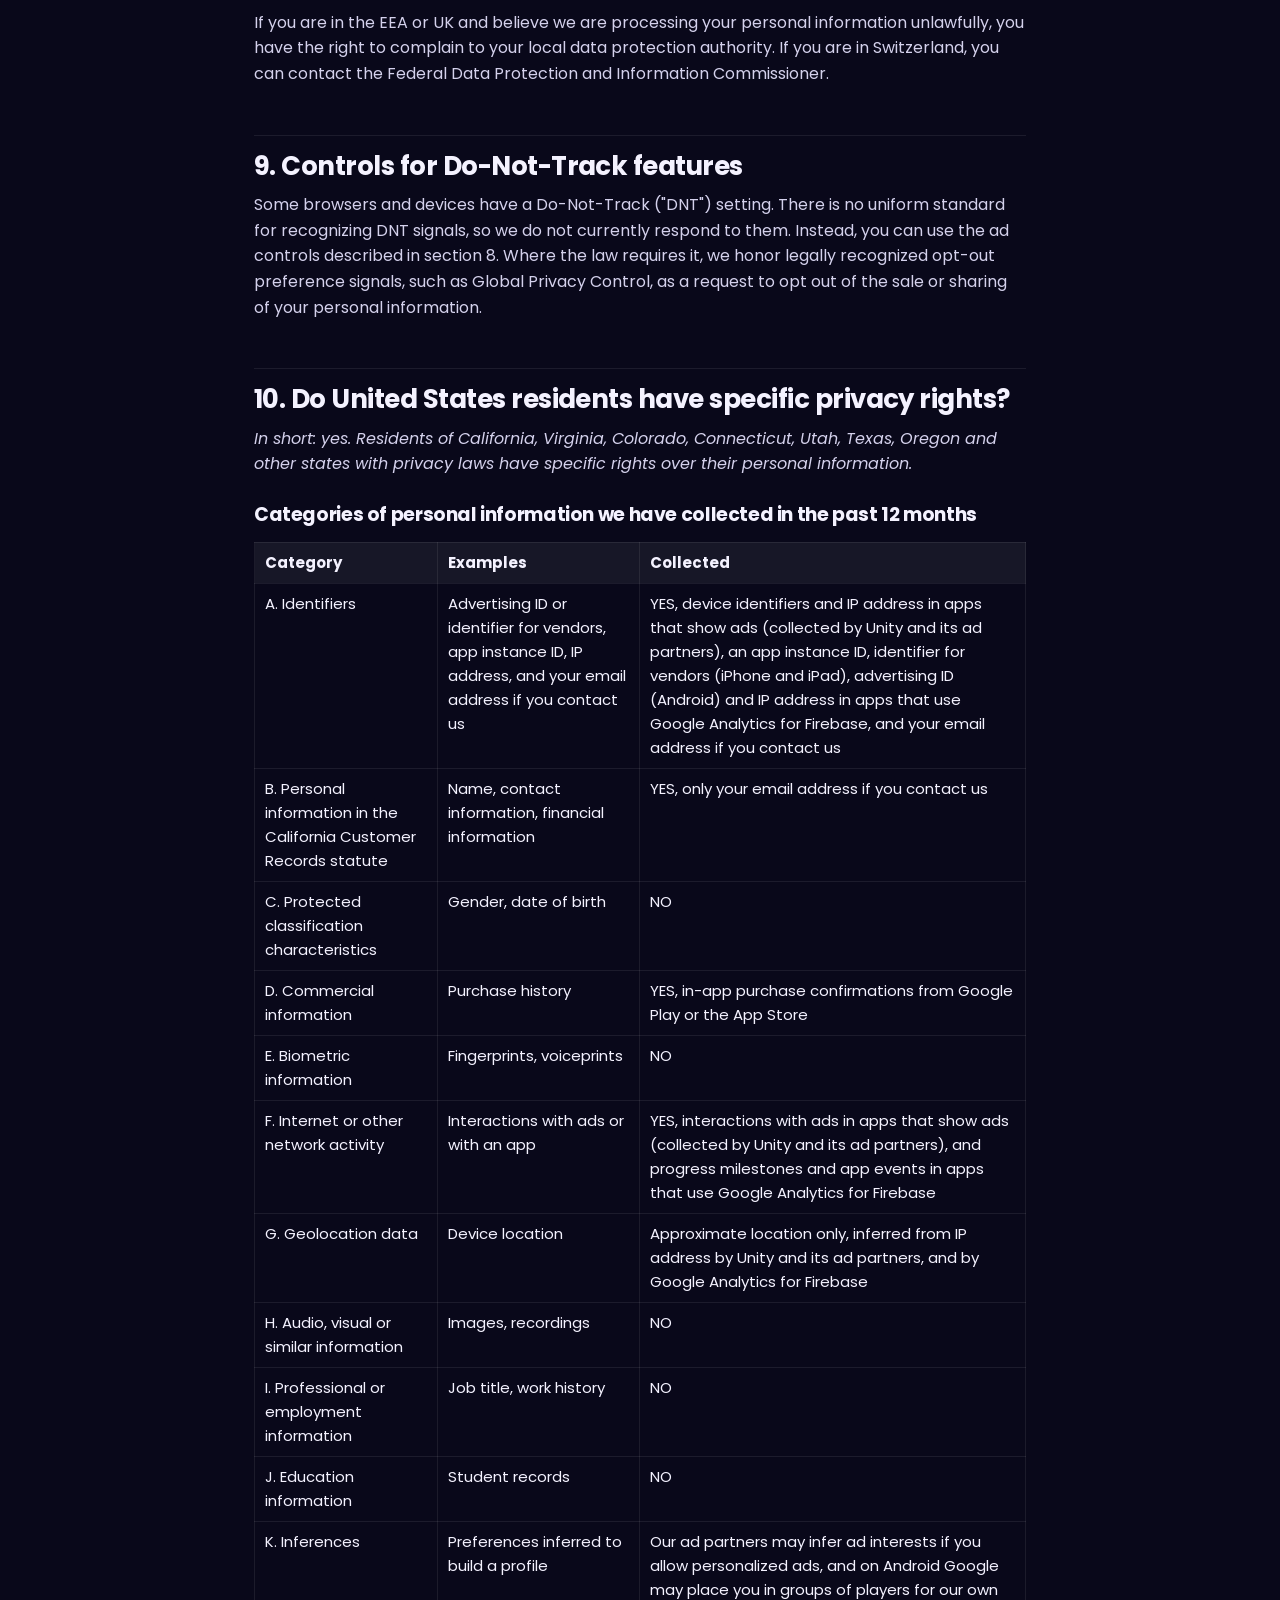
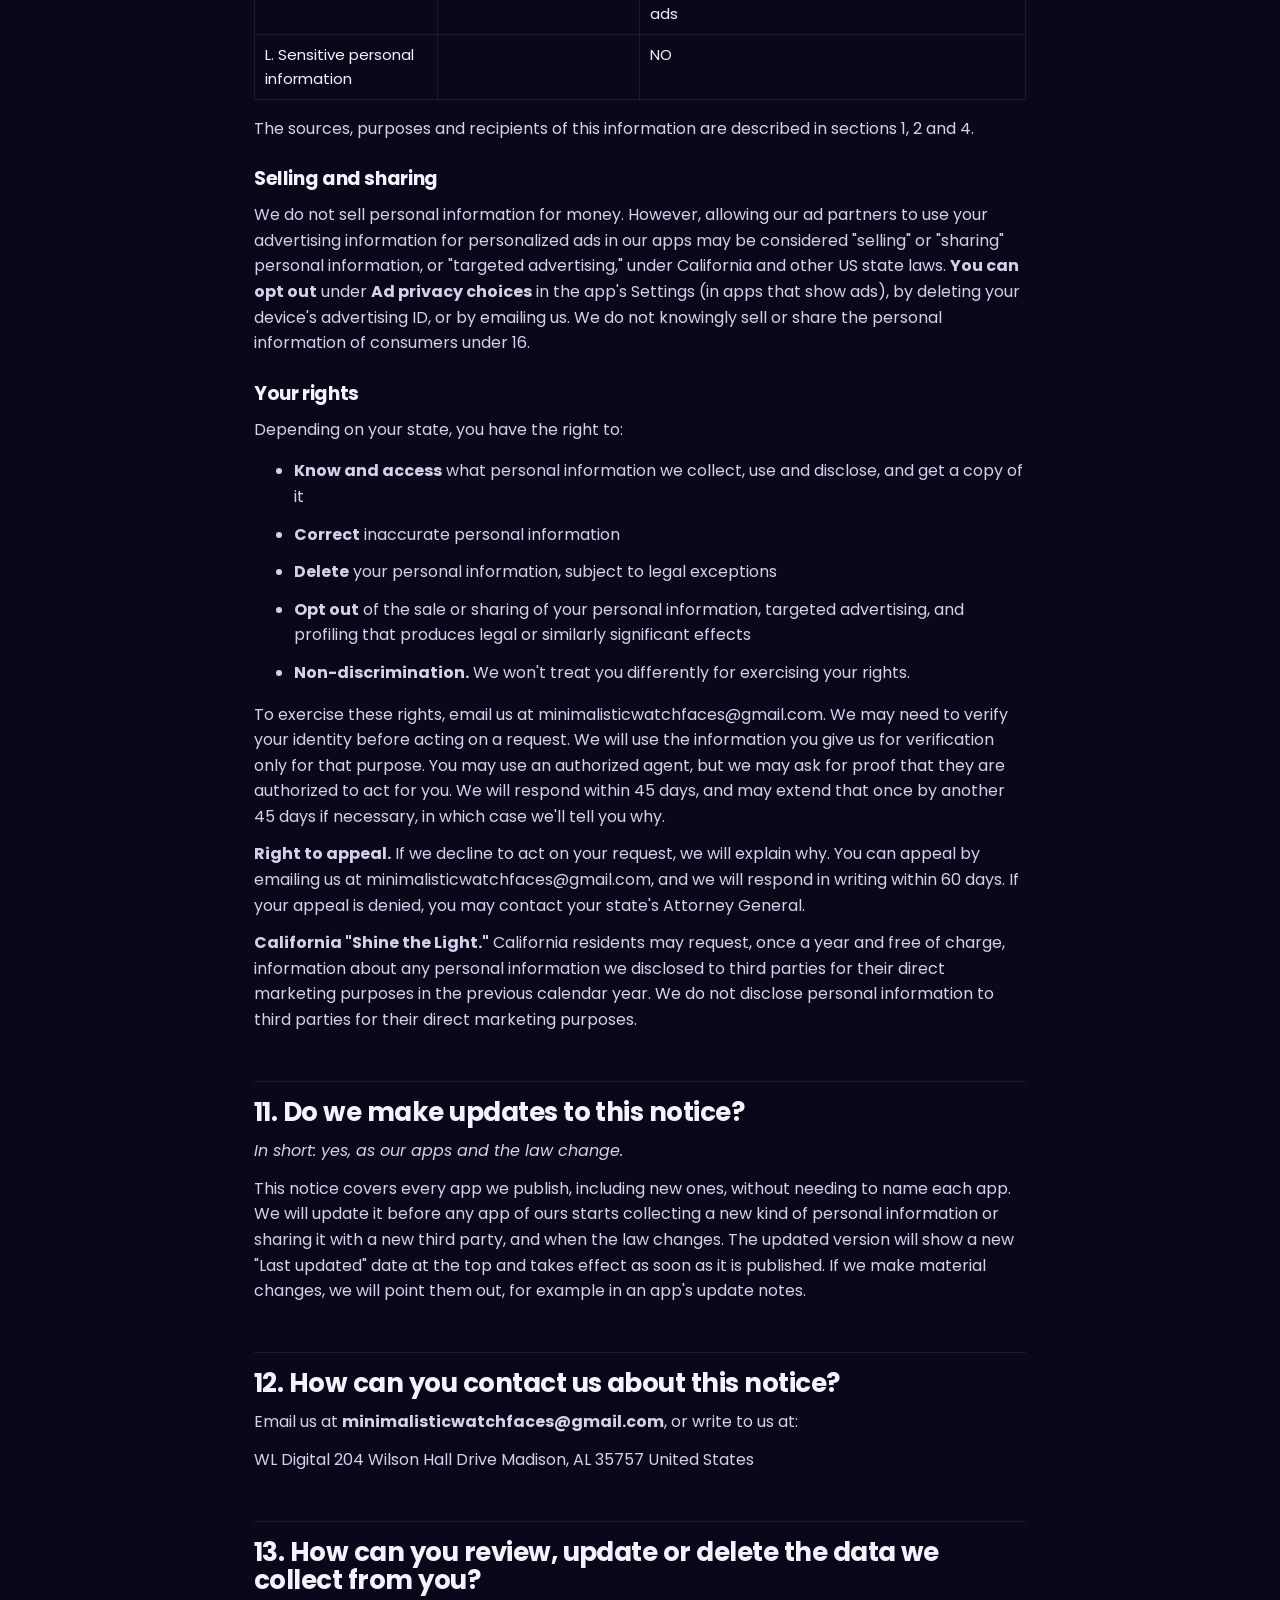
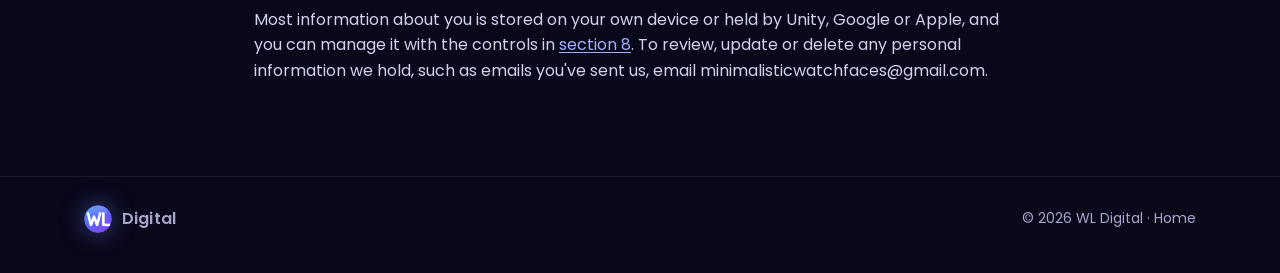
<file: privacy.html>
<!doctype html>
<html lang="en">
<head>
  <meta charset="utf-8">
  <meta name="color-scheme" content="dark">
<meta name="theme-color" content="#09081a">
<meta name="viewport" content="width=device-width, initial-scale=1">
  <title>Privacy Policy | WL Digital</title>
  <meta name="description" content="The privacy policy for every WL Digital game and watch face.">
  <link rel="icon" type="image/png" sizes="48x48" href="assets/favicon.png">
  <link rel="apple-touch-icon" href="assets/apple-touch-icon.png">
  <link rel="preconnect" href="https://fonts.googleapis.com">
  <link rel="preconnect" href="https://fonts.gstatic.com" crossorigin>
  <link href="https://fonts.googleapis.com/css2?family=Poppins:wght@400;500;600;700;800&display=swap" rel="stylesheet">
  <link rel="stylesheet" href="style.css">
</head>
<body>
<div class="progress" aria-hidden="true"></div>
<header class="site-header">
  <div class="wrap">
    <a class="brand" href="index.html" aria-label="WL Digital home"><img src="assets/wl-mark.png" alt="WL" width="38" height="38"><span>Digital</span></a>
    <nav class="nav">
      <a href="index.html#games">Games</a>
      <a href="index.html#watchfaces">Watch faces</a>
      <a href="index.html#contact" class="hide-sm">Contact</a>
    </nav>
  </div>
</header>
<main class="prose">
<h1 id="privacy-policy">Privacy Policy</h1>
<p><strong>Last updated October 25, 2026</strong></p>
<p>This privacy notice for WL Digital (formerly Minimalistic Watch Faces) ("Company," "we," "us," or "our") describes how and why we might collect, store, use and/or share ("process") your information when you use our services ("Services"), such as when you:</p>
<ul><li>download and use any of our apps, including our games (such as <strong>Merge Realms</strong>, <strong>Wildcatter</strong>, <strong>Rollbound</strong> and <strong>Lumio: Connect the Dots</strong>) and our watch faces (such as <strong>Pixel Style Analog Watch Face</strong>), on Android, Wear OS, iPhone, iPad or any other platform</li><li>use any other app, website or service of ours that links to this privacy notice</li><li>contact us, or engage with us in other related ways</li></ul>
<p>This notice applies to every app WL Digital publishes, now and in the future. Not every app uses every feature described here. Each app's store listing (the <strong>Data safety</strong> section on Google Play and the <strong>App Privacy</strong> section on the App Store) shows exactly what that app collects.</p>
<p><strong>Questions or concerns?</strong> Reading this notice will help you understand your privacy rights and choices. If you do not agree with our policies and practices, please do not use our Services. If you still have questions or concerns, contact us at <strong>minimalisticwatchfaces@gmail.com</strong>.</p>
<h2 id="summary-of-key-points">Summary of key points</h2>
<p><strong>What personal information do we process?</strong> Very little. We don't require you to create an account with us, and we don't run our own servers or keep databases of our users. Our apps keep your progress and settings on your device. Some apps show ads through Unity LevelPlay (Unity Ads and the ad networks it works with), sell in-app purchases through Google Play or the App Store, or offer cloud saves, leaderboards and achievements through Google Play Games or Apple's iCloud and Game Center. When they do, Unity and its ad partners, Google or Apple may process information such as your device's identifiers, IP address and device details. Our watch faces don't collect personal information. If you email us, we receive your email address and your message. See <a href="#1-what-information-do-we-collect">section 1</a>.</p>
<p><strong>Do we process any sensitive personal information?</strong> No.</p>
<p><strong>Do we receive any information from third parties?</strong> Only what's needed to run the app. For example, Google Play or the App Store tells an app when a purchase has gone through, so that it can credit it. We don't buy data about you or receive profiles of you.</p>
<p><strong>How do we process your information?</strong> To provide the Services, show ads that keep our apps free, process purchases, back up your progress, answer you when you contact us, prevent fraud, and comply with the law. See <a href="#2-how-do-we-process-your-information">section 2</a>.</p>
<p><strong>With whom do we share personal information?</strong> With Unity and its ad partners, which provide the ads in our apps, and with Google and Apple, which provide the payments, cloud saves, leaderboards and app distribution our apps use. See <a href="#4-when-and-with-whom-do-we-share-your-personal-information">section 4</a>.</p>
<p><strong>What are your rights, and how do you exercise them?</strong> Depending on where you live, you may have rights over your personal information, including the right to opt out of targeted advertising. In any of our apps that shows ads, you can change your ad choices at any time under <strong>Ad privacy choices</strong> in the app's Settings. For anything else, email us. See <a href="#8-what-are-your-privacy-rights">section 8</a>.</p>
<h2 id="table-of-contents">Table of contents</h2>
<ol><li><a href="#1-what-information-do-we-collect">What information do we collect?</a></li><li><a href="#2-how-do-we-process-your-information">How do we process your information?</a></li><li><a href="#3-what-legal-bases-do-we-rely-on-to-process-your-information">What legal bases do we rely on to process your information?</a></li><li><a href="#4-when-and-with-whom-do-we-share-your-personal-information">When and with whom do we share your personal information?</a></li><li><a href="#5-how-long-do-we-keep-your-information">How long do we keep your information?</a></li><li><a href="#6-how-do-we-keep-your-information-safe">How do we keep your information safe?</a></li><li><a href="#7-do-we-collect-information-from-minors">Do we collect information from minors?</a></li><li><a href="#8-what-are-your-privacy-rights">What are your privacy rights?</a></li><li><a href="#9-controls-for-do-not-track-features">Controls for Do-Not-Track features</a></li><li><a href="#10-do-united-states-residents-have-specific-privacy-rights">Do United States residents have specific privacy rights?</a></li><li><a href="#11-do-we-make-updates-to-this-notice">Do we make updates to this notice?</a></li><li><a href="#12-how-can-you-contact-us-about-this-notice">How can you contact us about this notice?</a></li><li><a href="#13-how-can-you-review-update-or-delete-the-data-we-collect-from-you">How can you review, update or delete the data we collect from you?</a></li></ol>
<h2 id="1-what-information-do-we-collect">1. What information do we collect?</h2>
<p><em>In short: our apps keep your progress and settings on your device. Apps that show ads use Unity's ad services, and apps that sell in-app purchases or offer cloud saves and leaderboards use Google's and Apple's services; these companies may collect some device and account information to provide them. Our watch faces collect nothing.</em></p>
<p>The features below are described once for all our apps. An app only collects the information for the features it actually has.</p>
<h3 id="information-stored-on-your-device">Information stored on your device</h3>
<p>Our apps save your progress (for example, levels, scores, in-game currency and items, unlocks, streaks and achievements), your settings, and which in-app purchases you own, on your device, so you can pick up where you left off. This stays on your device and is not sent to us. Uninstalling an app or clearing its data deletes it. On iPhone and iPad, it may also be included in your device's own iCloud or computer backup, if you use one.</p>
<h3 id="watch-faces-and-device-sensors">Watch faces and device sensors</h3>
<p>Our watch faces run entirely on your watch. They don't collect, store or send personal information. Any data a watch face or app displays from your device, such as the time, date, battery level, weather, steps or heart rate, comes from your device and stays on it.</p>
<h3 id="advertising-unity-levelplay-and-unity-ads">Advertising (Unity LevelPlay and Unity Ads)</h3>
<p>Some of our apps show ads through Unity LevelPlay, Unity's ad mediation service, from Unity Ads and the other ad networks LevelPlay works with: banners, ads between games, or video ads you choose to watch for a reward. To show, measure and limit ads, and to prevent ad fraud, the LevelPlay and Unity Ads SDKs (and the ad networks they pass ad requests to) may collect:</p>
<ul><li>your device's identifiers: on Android, the advertising ID and app-set ID; on iPhone and iPad, the identifier for vendors (IDFV) and, only if you allow tracking when Apple's App Tracking Transparency prompt asks, the advertising identifier (IDFA)</li><li>your IP address, from which your approximate location (such as your country or region) can be inferred</li><li>device and app information, such as the device model, operating system version, language and app version</li><li>your interactions with ads, such as which ads you see and tap</li><li>crash and performance information about the ads SDK</li></ul>
<p>Depending on your choices and where you live, this information may be used to show you personalized ads. Where the law requires it (in the EEA, the UK and Switzerland), the app asks for your consent to personalized ads first; in the US, you can opt out of the sale or sharing of your information for ads. You can change your choices at any time under <strong>Ad privacy choices</strong> in the app's Settings. On iPhone and iPad, our apps that show ads ask your permission to track you only with Apple's App Tracking Transparency prompt: if you tap <strong>Allow</strong>, our ad partners may link this information with information from other companies' apps and websites to personalize and measure ads; if you tap <strong>Ask App Not to Track</strong>, they don't receive your advertising identifier and don't track you. You can change this at any time in your device's <strong>Settings → Privacy &amp; Security → Tracking</strong>, or in the app's page in your device's Settings. In the EEA, the UK and Switzerland, that answer is also your consent, or not, to personalized ads.</p>
<h3 id="purchases-google-play-billing-and-the-app-store">Purchases (Google Play Billing and the App Store)</h3>
<p>Some of our apps sell in-app purchases, such as in-game currency, removing ads, unlocking the full game, or optional tips. These are bought through Google Play on Android, or through the App Store on iPhone and iPad, which handle the payment. The app receives only a confirmation of what you bought and which products you own, so that it can credit your purchase and restore it on a new device. We never receive your card or other payment details.</p>
<h3 id="cloud-saves-google-play-games-and-icloud">Cloud saves (Google Play Games and iCloud)</h3>
<p>Some of our apps back up a copy of your progress to the cloud, so it follows you to a new device or a reinstall. On Android, if you are signed in to Google Play Games, this copy is stored in Google Play Games' Saved Games, linked to your Google account. On iPhone and iPad, it is stored in your iCloud account. Google or Apple stores this copy, and we can't see it.</p>
<h3 id="leaderboards-and-achievements-google-play-games-and-game-center">Leaderboards and achievements (Google Play Games and Game Center)</h3>
<p>Some of our apps have leaderboards and achievements. If you're signed in, your scores (or other results, such as a net worth) and achievements are sent to Google Play Games on Android or to Apple's Game Center on iPhone and iPad, where other players can see your scores next to your player name. Google and Apple handle these, under your account settings with them.</p>
<h3 id="analytics-google-analytics-for-firebase">Analytics (Google Analytics for Firebase)</h3>
<p>Some of our apps use Google Analytics for Firebase, from Google, to count installs and how far players get (for example, finishing the tutorial, reaching a certain level, or opening the screen to buy the full game), to tell us which of our Google Ads led to an install, and, on Android, to show our own ads for our apps to people who already play them. For this, the app sends Google:</p>
<ul><li>a random app instance ID that Firebase creates when the app is first opened (a new one is made if you reinstall the app or clear its data), and on iPhone and iPad the identifier for vendors (IDFV)</li><li>on Android, outside the EEA, the UK and Switzerland, your device's advertising ID</li><li>the milestones you reach and basic app events, such as the first time the app is opened, when it's updated, and how long it's used</li><li>your device's model, operating system version, language, the app's version, and your IP address, from which Google infers an approximate location (country or city)</li></ul>
<p>The app doesn't send your name, your Google or Apple account, the IDFA, or anything you type. On Android, outside the EEA, the UK and Switzerland, Google may use this information to measure our Google Ads and to show our ads to groups of players (for example, players who tried the free part of a game but haven't bought the full game). In the EEA, the UK and Switzerland, and on iPhone and iPad everywhere, ad personalization is turned off and the advertising ID isn't sent, so this information isn't used to show you personalized ads. On iPhone and iPad it is never used to track you. We see only totals and trends in the Firebase and Google Ads consoles, not who you are.</p>
<h3 id="app-updates-and-ratings">App updates and ratings</h3>
<p>On Android, an app may ask Google Play whether an update is available, and if you choose to rate an app, you are taken to Google Play, which handles your rating and review. On iPhone and iPad, updates come through the App Store, and ratings use Apple's rating prompt, handled by Apple.</p>
<h3 id="notifications">Notifications</h3>
<p>If you allow notifications, an app may send you reminders, for example when a daily reward is waiting, when something in the game needs your attention, or after you haven't played for a while. These reminders are worked out and scheduled on your device, and no information is sent to make them. You can turn them off in the app's Settings, where available, or in your device's notification settings.</p>
<h3 id="information-you-give-us">Information you give us</h3>
<p>If you contact us, including through a feedback or bug report option in one of our apps (which opens your email app), we receive your email address and whatever you write. Feedback emails from an app may also include the app version, your device's make and model, and its operating system version, to help us fix problems. You can edit or remove any of that before sending.</p>
<h3 id="diagnostics">Diagnostics</h3>
<p>If you have allowed your device to share usage and diagnostics data with Google, Google Play may give us aggregated crash and performance reports (such as the device model and OS version when an app crashed). On iPhone and iPad, if you've chosen to share analytics with app developers, Apple may give us similar crash reports. These reports don't identify you.</p>
<h3 id="what-we-dont-collect">What we don't collect</h3>
<p>We don't ask for or collect your name, contacts, calendar, photos, precise location, microphone or camera. We don't run tracking tools, apart from the analytics described above we run no analytics, and we don't collect information for any purpose not described in this notice. If an app ever needs a device permission for a feature (for example, a watch face reading your step count), the information stays on your device unless this notice says otherwise.</p>
<h2 id="2-how-do-we-process-your-information">2. How do we process your information?</h2>
<p><em>In short: to provide the Services, keep our apps free, answer you, prevent fraud and comply with the law.</em></p>
<p>We process personal information to:</p>
<ul><li><strong>Provide the Services,</strong> including saving and backing up your progress and delivering in-app purchases.</li><li><strong>Show ads.</strong> Ads keep our apps free. Unity and its ad partners use the advertising information described above to serve, measure and limit ads, and, where you allow it, to personalize them.</li><li><strong>Respond to you.</strong> We use your email and message to reply to questions, bug reports and suggestions, and to fix the problems you report.</li><li><strong>Protect the Services.</strong> For example, to prevent ad fraud and fraudulent purchases.</li><li><strong>Improve the Services.</strong> We use aggregated crash reports, analytics and feedback to fix bugs and improve our apps.</li><li><strong>Measure and target our own ads.</strong> Google Analytics for Firebase tells us how many installs our Google Ads campaigns brought in, so we can decide where to advertise our apps, and, on Android outside the EEA, the UK and Switzerland, lets us show our ads to people who already play our apps.</li><li><strong>Comply with the law</strong> and protect our legal rights.</li></ul>
<h2 id="3-what-legal-bases-do-we-rely-on-to-process-your-information">3. What legal bases do we rely on to process your information?</h2>
<p><em>In short: we process your personal information only when we have a valid legal reason to do so.</em></p>
<p><strong>If you are located in the EU, UK or Switzerland,</strong> we rely on the following legal bases:</p>
<ul><li><strong>Consent.</strong> In these regions, our apps that show ads ask for your consent before your information is used for personalized advertising (on iPhone and iPad, through Apple's tracking prompt). If you say no, you still see ads, but they aren't personalized. You can withdraw or change your consent at any time under <strong>Ad privacy choices</strong> in the app's Settings.</li><li><strong>Performance of a contract.</strong> To provide the app and deliver the in-app purchases you buy.</li><li><strong>Legitimate interests.</strong> To answer your messages, fix bugs, understand how our apps are used and measure our own advertising (with Google Analytics for Firebase), prevent fraud and keep the Services secure, where those interests are not outweighed by your rights and freedoms.</li><li><strong>Legal obligations.</strong> Where processing is necessary to comply with the law, such as keeping purchase records or responding to lawful requests from authorities.</li></ul>
<p><strong>If you are located in Canada,</strong> we process your information with your express or implied consent, which you can withdraw at any time, or where the law otherwise permits it without consent (for example, for fraud prevention or to comply with a court order).</p>
<h2 id="4-when-and-with-whom-do-we-share-your-personal-information">4. When and with whom do we share your personal information?</h2>
<p><em>In short: we share information only with Unity and its ad partners, which provide our ads, with Google and Apple, which provide the payments, cloud saves, leaderboards, analytics and distribution our apps use, and where the law requires it.</em></p>
<ul><li><strong>Unity (LevelPlay and Unity Ads) and its ad partners.</strong> Unity receives the advertising information described in section 1 when our apps show ads, and passes ad requests to the ad networks that bid to show them. For some of these uses, Unity and those networks act as independent controllers of the information. See <a href="https://unity.com/legal/game-player-and-app-user-privacy-policy">Unity's Game Player and App User Privacy Policy</a>.</li><li><strong>Google (Google Play Billing, Google Play Games, Google Play, and Google Analytics for Firebase).</strong> Google receives the information described in section 1 when our apps use these services. For Google Analytics for Firebase, Google acts as our service provider (processor) and also uses the information to measure our Google Ads and, on Android outside the EEA, the UK and Switzerland, to show our ads to groups of players; see <a href="https://policies.google.com/technologies/partner-sites">how Google uses information from apps that use its services</a>. See the <a href="https://policies.google.com/privacy">Google Privacy Policy</a>.</li><li><strong>Apple (App Store, iCloud and Game Center).</strong> On iPhone and iPad, Apple handles purchases, cloud saves, leaderboards and achievements under your Apple Account, as described in section 1. See <a href="https://www.apple.com/legal/privacy/">Apple's Privacy Policy</a>.</li><li><strong>Business transfers.</strong> We may share or transfer information in connection with any merger, sale of company assets, financing or acquisition of all or part of our business.</li><li><strong>Legal requirements.</strong> We may disclose information where the law requires it, or to protect our rights or the safety of others.</li></ul>
<p>If one of our apps starts using another service provider that receives personal information, we will name it here before that app is released.</p>
<p>We don't sell your personal information for money. However, allowing our ad partners to use advertising information to show personalized ads, and using Google Analytics for Firebase to show our own ads on Android, may count as "selling" or "sharing" under some US state laws. See <a href="#10-do-united-states-residents-have-specific-privacy-rights">section 10</a> for how to opt out.</p>
<h2 id="5-how-long-do-we-keep-your-information">5. How long do we keep your information?</h2>
<p><em>In short: only as long as we need it.</em></p>
<ul><li>Progress and settings on your device stay until you uninstall the app or clear its data. A cloud save stays in your Google account or iCloud until you delete it.</li><li>We keep emails you send us only as long as we need them to handle your request, and we'll delete them sooner if you ask.</li><li>Google Analytics keeps the events from our apps for 2 months, then deletes them; the totals we see in the Firebase console stay.</li><li>Information collected by Unity, its ad partners, Google or Apple is otherwise kept according to their own retention policies.</li></ul>
<p>When we no longer need personal information, we delete it.</p>
<h2 id="6-how-do-we-keep-your-information-safe">6. How do we keep your information safe?</h2>
<p><em>In short: we keep as little as possible, and we use reasonable safeguards to protect what we do keep.</em></p>
<p>We don't run servers or keep databases of user information. The information we do hold, mainly emails you send us, is kept in a secured email account. However, no transmission over the internet or storage technology is 100% secure, so we cannot guarantee that unauthorized third parties will never be able to access your information.</p>
<h2 id="7-do-we-collect-information-from-minors">7. Do we collect information from minors?</h2>
<p><em>In short: our Services are not directed at children under 13, and we do not knowingly collect personal information from them.</em></p>
<p>We do not knowingly collect personal information from children under 13 (or the equivalent minimum age in your country). If we learn that we have received personal information from a child under that age, such as an email, we will promptly delete it. If you believe a child has sent us personal information, contact us at minimalisticwatchfaces@gmail.com.</p>
<h2 id="8-what-are-your-privacy-rights">8. What are your privacy rights?</h2>
<p><em>In short: depending on where you live, you may have rights to access, correct and delete your personal information, and to opt out of targeted advertising.</em></p>
<p>Depending on where you live (for example, the EEA, UK, Switzerland, Canada, or a US state with a privacy law), you may have the right to:</p>
<ul><li>request access to, and a copy of, your personal information</li><li>request correction or deletion of your personal information</li><li>restrict or object to how we process your personal information</li><li>data portability</li><li>withdraw your consent at any time</li></ul>
<p><strong>Controls you can use yourself:</strong></p>
<ul><li><strong>Ad choices.</strong> In our apps that show ads, where the law requires it, the app asks for your consent or offers an opt-out, and you can change your choice at any time under <strong>Ad privacy choices</strong> in the app's Settings.</li><li><strong>Advertising ID.</strong> You can reset or delete your device's advertising ID in your device's settings (on most Android devices, <strong>Settings → Privacy → Ads</strong>, or <strong>Settings → Google → Ads</strong>). On iPhone and iPad, our apps never ask to track you, and you can turn off personalized Apple ads under <strong>Settings → Privacy &amp; Security → Apple Advertising</strong>.</li><li><strong>Removing ads.</strong> Where an app offers a purchase that removes ads, buying it turns off banner ads and ads between games. Ads that give you a reward only show if you choose to watch one.</li><li><strong>Cloud saves.</strong> On Android, you can sign out of Google Play Games, or delete an app's saved data from your Google account. On iPhone and iPad, you can turn off iCloud for an app or delete its data under <strong>Settings → [your name] → iCloud</strong>.</li><li><strong>Analytics.</strong> Uninstalling an app, or clearing its data, removes its app instance ID; a reinstall starts with a new one. On Android, deleting your device's advertising ID stops it being used for our own ads.</li><li><strong>Notifications.</strong> You can turn off reminders in the app's Settings, where available, or in your device's notification settings.</li></ul>
<p>For anything else, email us at minimalisticwatchfaces@gmail.com. We will respond within the time the law requires, and no later than 45 days. Withdrawing consent doesn't affect the lawfulness of processing that happened before you withdrew it.</p>
<p>If you are in the EEA or UK and believe we are processing your personal information unlawfully, you have the right to complain to your local data protection authority. If you are in Switzerland, you can contact the Federal Data Protection and Information Commissioner.</p>
<h2 id="9-controls-for-do-not-track-features">9. Controls for Do-Not-Track features</h2>
<p>Some browsers and devices have a Do-Not-Track ("DNT") setting. There is no uniform standard for recognizing DNT signals, so we do not currently respond to them. Instead, you can use the ad controls described in section 8. Where the law requires it, we honor legally recognized opt-out preference signals, such as Global Privacy Control, as a request to opt out of the sale or sharing of your personal information.</p>
<h2 id="10-do-united-states-residents-have-specific-privacy-rights">10. Do United States residents have specific privacy rights?</h2>
<p><em>In short: yes. Residents of California, Virginia, Colorado, Connecticut, Utah, Texas, Oregon and other states with privacy laws have specific rights over their personal information.</em></p>
<h3 id="categories-of-personal-information-we-have-collected-in-the-past-12-months">Categories of personal information we have collected in the past 12 months</h3>
<table><thead><tr><th>Category</th><th>Examples</th><th>Collected</th></tr></thead><tbody><tr><td>A. Identifiers</td><td>Advertising ID or identifier for vendors, app instance ID, IP address, and your email address if you contact us</td><td>YES, device identifiers and IP address in apps that show ads (collected by Unity and its ad partners), an app instance ID, identifier for vendors (iPhone and iPad), advertising ID (Android) and IP address in apps that use Google Analytics for Firebase, and your email address if you contact us</td></tr><tr><td>B. Personal information in the California Customer Records statute</td><td>Name, contact information, financial information</td><td>YES, only your email address if you contact us</td></tr><tr><td>C. Protected classification characteristics</td><td>Gender, date of birth</td><td>NO</td></tr><tr><td>D. Commercial information</td><td>Purchase history</td><td>YES, in-app purchase confirmations from Google Play or the App Store</td></tr><tr><td>E. Biometric information</td><td>Fingerprints, voiceprints</td><td>NO</td></tr><tr><td>F. Internet or other network activity</td><td>Interactions with ads or with an app</td><td>YES, interactions with ads in apps that show ads (collected by Unity and its ad partners), and progress milestones and app events in apps that use Google Analytics for Firebase</td></tr><tr><td>G. Geolocation data</td><td>Device location</td><td>Approximate location only, inferred from IP address by Unity and its ad partners, and by Google Analytics for Firebase</td></tr><tr><td>H. Audio, visual or similar information</td><td>Images, recordings</td><td>NO</td></tr><tr><td>I. Professional or employment information</td><td>Job title, work history</td><td>NO</td></tr><tr><td>J. Education information</td><td>Student records</td><td>NO</td></tr><tr><td>K. Inferences</td><td>Preferences inferred to build a profile</td><td>Our ad partners may infer ad interests if you allow personalized ads, and on Android Google may place you in groups of players for our own ads</td></tr><tr><td>L. Sensitive personal information</td><td></td><td>NO</td></tr></tbody></table>
<p>The sources, purposes and recipients of this information are described in sections 1, 2 and 4.</p>
<h3 id="selling-and-sharing">Selling and sharing</h3>
<p>We do not sell personal information for money. However, allowing our ad partners to use your advertising information for personalized ads in our apps may be considered "selling" or "sharing" personal information, or "targeted advertising," under California and other US state laws. <strong>You can opt out</strong> under <strong>Ad privacy choices</strong> in the app's Settings (in apps that show ads), by deleting your device's advertising ID, or by emailing us. We do not knowingly sell or share the personal information of consumers under 16.</p>
<h3 id="your-rights">Your rights</h3>
<p>Depending on your state, you have the right to:</p>
<ul><li><strong>Know and access</strong> what personal information we collect, use and disclose, and get a copy of it</li><li><strong>Correct</strong> inaccurate personal information</li><li><strong>Delete</strong> your personal information, subject to legal exceptions</li><li><strong>Opt out</strong> of the sale or sharing of your personal information, targeted advertising, and profiling that produces legal or similarly significant effects</li><li><strong>Non-discrimination.</strong> We won't treat you differently for exercising your rights.</li></ul>
<p>To exercise these rights, email us at minimalisticwatchfaces@gmail.com. We may need to verify your identity before acting on a request. We will use the information you give us for verification only for that purpose. You may use an authorized agent, but we may ask for proof that they are authorized to act for you. We will respond within 45 days, and may extend that once by another 45 days if necessary, in which case we'll tell you why.</p>
<p><strong>Right to appeal.</strong> If we decline to act on your request, we will explain why. You can appeal by emailing us at minimalisticwatchfaces@gmail.com, and we will respond in writing within 60 days. If your appeal is denied, you may contact your state's Attorney General.</p>
<p><strong>California "Shine the Light."</strong> California residents may request, once a year and free of charge, information about any personal information we disclosed to third parties for their direct marketing purposes in the previous calendar year. We do not disclose personal information to third parties for their direct marketing purposes.</p>
<h2 id="11-do-we-make-updates-to-this-notice">11. Do we make updates to this notice?</h2>
<p><em>In short: yes, as our apps and the law change.</em></p>
<p>This notice covers every app we publish, including new ones, without needing to name each app. We will update it before any app of ours starts collecting a new kind of personal information or sharing it with a new third party, and when the law changes. The updated version will show a new "Last updated" date at the top and takes effect as soon as it is published. If we make material changes, we will point them out, for example in an app's update notes.</p>
<h2 id="12-how-can-you-contact-us-about-this-notice">12. How can you contact us about this notice?</h2>
<p>Email us at <strong>minimalisticwatchfaces@gmail.com</strong>, or write to us at:</p>
<p>WL Digital 204 Wilson Hall Drive Madison, AL 35757 United States</p>
<h2 id="13-how-can-you-review-update-or-delete-the-data-we-collect-from-you">13. How can you review, update or delete the data we collect from you?</h2>
<p>Most information about you is stored on your own device or held by Unity, Google or Apple, and you can manage it with the controls in <a href="#8-what-are-your-privacy-rights">section 8</a>. To review, update or delete any personal information we hold, such as emails you've sent us, email minimalisticwatchfaces@gmail.com.</p>
</main>
<footer>
  <div class="wrap">
    <a class="brand sm" href="index.html"><img src="assets/wl-mark.png" alt="WL" width="28" height="28"><span>Digital</span></a>
    <span>© <span id="y">2026</span> WL Digital · <a href="index.html">Home</a></span>
  </div>
</footer>
<script src="site.js" defer></script>
</body>
</html>
</file>
<file: style.css>
/* WL Digital: one stylesheet for the home page and the privacy page. */
:root {
  color-scheme: dark;
  --bg: #09081a;
  --surface: rgba(255, 255, 255, 0.035);
  --surface-2: rgba(255, 255, 255, 0.06);
  --line: rgba(255, 255, 255, 0.08);
  --text: #f4f2ff;
  --muted: #a9a5c9;
  --accent: #6d7dff;
  --accent-2: #b46bff;
  --gold: #ffc93c;
  --max: 1160px;
  --ease: cubic-bezier(.2, .7, .2, 1);
}
* { box-sizing: border-box; }
html { scroll-behavior: smooth; -webkit-text-size-adjust: 100%; text-size-adjust: 100%; -webkit-tap-highlight-color: transparent; scroll-padding-top: 72px; }
body {
  margin: 0; background: var(--bg); color: var(--text);
  font-family: "Poppins", system-ui, -apple-system, "Segoe UI", Roboto, sans-serif;
  line-height: 1.6; overflow-x: hidden; overflow-x: clip; -webkit-font-smoothing: antialiased;
}
img { max-width: 100%; height: auto; display: block; }
a { color: inherit; text-decoration: none; }
h1, h2, h3, h4 { margin: 0; line-height: 1.1; letter-spacing: -0.02em; }
p { margin: 0; }
.wrap { max-width: var(--max); margin: 0 auto; padding: 0 24px; }
svg { width: 1em; height: 1em; flex: none; }
:focus-visible { outline: 2px solid var(--accent); outline-offset: 3px; border-radius: 8px; }

/* Scroll progress */
.progress { position: fixed; inset: 0 0 auto 0; height: 2px; z-index: 30; transform-origin: 0 50%; transform: scaleX(0);
  background: linear-gradient(90deg, var(--accent), var(--accent-2), #ff7ab8); }

/* Header */
.site-header { position: fixed; inset: 0 0 auto 0; z-index: 20; transition: background .3s, border-color .3s; border-bottom: 1px solid transparent; }
.site-header.scrolled { background: rgba(9, 8, 26, 0.95); border-color: var(--line); }
.site-header { padding-top: env(safe-area-inset-top); }
.site-header .wrap { display: flex; align-items: center; justify-content: space-between; height: 68px; padding-left: max(24px, env(safe-area-inset-left)); padding-right: max(24px, env(safe-area-inset-right)); }
.brand { display: inline-flex; align-items: center; gap: 10px; font-weight: 600; font-size: 20px; letter-spacing: 0.01em; }
.brand img { width: 38px; height: 38px; border-radius: 50%; box-shadow: 0 0 22px rgba(109, 125, 255, .5); }
.brand.sm { font-size: 16px; } .brand.sm img { width: 28px; height: 28px; }
.nav { display: flex; gap: 6px; font-size: 14px; }
.nav a { padding: 8px 14px; border-radius: 999px; color: var(--muted); transition: color .2s, background .2s; }
.nav a:hover { color: var(--text); background: var(--surface-2); }
.nav a.active { color: var(--text); background: var(--surface-2); box-shadow: inset 0 0 0 1px var(--line); }
::selection { background: rgba(124, 107, 255, .45); color: #fff; }

/* Buttons */
.btn { position: relative; overflow: hidden; display: inline-flex; align-items: center; justify-content: center; gap: 8px;
  padding: 13px 24px; border-radius: 999px; font-weight: 600; font-size: 15px; color: #fff;
  background: linear-gradient(100deg, var(--accent), var(--accent-2)); box-shadow: 0 10px 30px -8px rgba(124, 107, 255, .6);
  transition: transform .25s var(--ease), box-shadow .25s; }
.btn::after { content: ""; position: absolute; inset: 0; background: linear-gradient(110deg, transparent 35%, rgba(255,255,255,.35) 50%, transparent 65%); transform: translateX(-110%); }
.btn.ghost { background: var(--surface-2); box-shadow: inset 0 0 0 1px var(--line); }
.btn svg { width: 18px; height: 18px; }
.pill { display: inline-flex; align-items: center; gap: 8px; padding: 6px 14px; border-radius: 999px; font-size: 13px; font-weight: 500;
  color: var(--muted); background: var(--surface); box-shadow: inset 0 0 0 1px var(--line); }
.pill.gold { color: var(--gold); background: rgba(255, 201, 60, .08); box-shadow: inset 0 0 0 1px rgba(255, 201, 60, .25); padding: 4px 12px; font-size: 12px; font-weight: 600; }
.kicker { display: inline-block; font-size: 13px; font-weight: 600; letter-spacing: .16em; text-transform: uppercase;
  background: linear-gradient(90deg, var(--accent), var(--accent-2)); -webkit-background-clip: text; background-clip: text; color: transparent; }

/* Store badges */
.store { display: inline-flex; align-items: center; gap: 10px; padding: 9px 16px 9px 12px; border-radius: 14px; color: #fff; line-height: 1.15;
  background: #000; box-shadow: inset 0 0 0 1px rgba(255,255,255,.16); transition: transform .2s var(--ease), box-shadow .2s; }
.store svg { width: 24px; height: 24px; }
.store small { display: block; font-size: 10px; color: #c9c6e2; letter-spacing: .02em; }
.store b { font-size: 15px; font-weight: 600; }
.store.sm { padding: 7px 12px 7px 10px; border-radius: 12px; gap: 8px; }
.store.sm svg { width: 18px; height: 18px; } .store.sm small { font-size: 9px; } .store.sm b { font-size: 13px; }

/* Hero */
.hero { position: relative; overflow: hidden; overflow: clip; padding: 140px 0 90px; min-height: min(100svh, 900px); display: flex; align-items: center; }
.aurora { position: absolute; inset: 0; pointer-events: none; overflow: hidden; }
.hero::after { content: ""; position: absolute; left: 0; right: 0; bottom: 0; height: 160px; pointer-events: none; background: linear-gradient(to bottom, transparent, var(--bg)); }
/* One small layer, scaled up by the GPU: soft glows don't need full resolution, and it's far less to draw each frame. */
.aurora i { position: absolute; left: 50%; top: 50%; width: 400px; height: 260px; margin: -130px 0 0 -200px; transform: scale(4.2);
  background: radial-gradient(38% 50% at 18% 12%, rgba(109, 77, 255, .5), transparent 70%),
              radial-gradient(34% 46% at 88% 28%, rgba(40, 110, 255, .38), transparent 70%),
              radial-gradient(40% 40% at 55% 105%, rgba(220, 90, 255, .24), transparent 70%); }
.hero-wrap { position: relative; display: grid; grid-template-columns: 1.05fr .95fr; gap: 40px; align-items: center; width: 100%; }
.hero h1 { font-size: clamp(40px, 5.4vw, 72px); font-weight: 800; margin: 22px 0 20px; letter-spacing: -0.035em; line-height: 1.02; }
.hero h1 .ln { display: block; overflow: hidden; padding-bottom: .24em; margin-bottom: -.2em; }
.hero h1 .ln > span { display: inline-block; }
.grad { padding-bottom: .14em; margin-bottom: -.14em; background: linear-gradient(95deg, #8ea0ff 0%, #b46bff 45%, #ff7ab8 90%); background-size: 200% 100%; -webkit-background-clip: text; background-clip: text; color: transparent; }
.lead { font-size: clamp(17px, 1.6vw, 19px); color: var(--muted); max-width: 500px; }
.cta { display: flex; flex-wrap: wrap; gap: 12px; margin-top: 32px; }
.hero-art { position: relative; height: 560px; }
.stack { position: absolute; inset: 0; }
.p { position: absolute; top: 50%; left: 50%; width: 230px; height: auto; border-radius: 30px; border: 6px solid #000;
  box-shadow: 0 40px 80px -20px rgba(0,0,0,.8), 0 0 0 1px rgba(255,255,255,.08); }
.p1 { transform: translate(-50%, -50%) translateX(-150px) rotate(-12deg) scale(.86); }
.p3 { transform: translate(-50%, -50%) translateX(150px) rotate(12deg) scale(.86); }
.p2 { transform: translate(-50%, -50%); z-index: 2; }
.watch { position: absolute; z-index: 3; right: 4%; bottom: 6%; width: 168px; height: 168px; border-radius: 50%; overflow: hidden;
  border: 8px solid #000; box-shadow: 0 30px 60px -10px rgba(0,0,0,.8), 0 0 0 1px rgba(255,255,255,.12), 0 0 60px rgba(109,125,255,.35); }
.watch img { width: 100%; height: 100%; object-fit: cover; }

/* Ticker */
.ticker { position: relative; overflow: hidden; border-block: 1px solid var(--line); background: rgba(255,255,255,.015); padding: 16px 0; }
.ticker::before, .ticker::after { content: ""; position: absolute; z-index: 1; top: 0; bottom: 0; width: 12%; pointer-events: none; }
.ticker::before { left: 0; background: linear-gradient(90deg, var(--bg), transparent); }
.ticker::after { right: 0; background: linear-gradient(-90deg, var(--bg), transparent); }
/* Spacing is a margin on every item (not a flex gap), so each copy is exactly half the track and the loop never jumps */
.track { display: flex; width: max-content; }
.tk { display: inline-flex; align-items: center; gap: 12px; margin-right: 48px; font-weight: 600; color: var(--muted); white-space: nowrap; font-size: 15px; }
.tk img { width: 36px; height: 36px; border-radius: 10px; object-fit: cover; }

/* Sections */
section { position: relative; }
.games, .faces-sec, .contact { overflow-x: hidden; overflow-x: clip; }
.fan { overflow: visible; }
.games, .faces-sec { padding: 120px 0 40px; }
.head { margin-bottom: 56px; max-width: 720px; }
.head h2 { font-size: clamp(32px, 4.4vw, 52px); font-weight: 800; margin-top: 10px; letter-spacing: -0.03em; }

/* Game showcase */
.game { position: relative; display: grid; grid-template-columns: 1.05fr .95fr; gap: 56px; align-items: center; padding: 40px 0 90px; }
.game.flip .game-info { order: 2; }
.game::before { content: ""; position: absolute; z-index: -1; width: 640px; height: 640px; border-radius: 50%; top: 50%; right: 0; transform: translate(10%, -50%);
  background: radial-gradient(closest-side, color-mix(in srgb, var(--c1) 30%, transparent), transparent); opacity: .7; pointer-events: none; }
.game.flip::before { right: auto; left: 0; transform: translate(-10%, -50%); }
.game-info { display: flex; flex-direction: column; gap: 18px; }
.feature { position: relative; display: block; border-radius: 24px; overflow: hidden; box-shadow: 0 30px 60px -24px rgba(0,0,0,.8), 0 0 0 1px var(--line); isolation: isolate; }
.feature img { width: 100%; height: auto; aspect-ratio: 1024 / 500; object-fit: cover; transition: transform 1s var(--ease); }
.game-title { display: flex; align-items: center; gap: 16px; margin-top: 8px; }
.game-title img { width: 60px; height: 60px; border-radius: 16px; box-shadow: 0 10px 24px -6px rgba(0,0,0,.6), 0 0 0 1px var(--line); }
.game-title h3 { font-size: 30px; font-weight: 800; }
.game-title span { color: var(--muted); font-size: 14px; font-weight: 500; }
.game-info > p { color: var(--muted); font-size: 17px; max-width: 520px; }
.tags { display: flex; flex-wrap: wrap; gap: 8px; list-style: none; padding: 0; margin: 0; }
.tags li { font-size: 13px; font-weight: 500; padding: 5px 12px; border-radius: 999px; color: var(--text);
  background: color-mix(in srgb, var(--c1) 14%, transparent); box-shadow: inset 0 0 0 1px color-mix(in srgb, var(--c1) 35%, transparent); }
.stores { display: flex; flex-wrap: wrap; gap: 10px; }
.fan { position: relative; height: 520px; }
.shot { position: absolute; top: 50%; left: 50%; width: 46%; max-width: 230px; height: auto; border-radius: 26px; border: 5px solid #000;
  box-shadow: 0 30px 70px -20px rgba(0,0,0,.85), 0 0 0 1px rgba(255,255,255,.08); transition: transform .8s var(--ease); }
.s1 { transform: translate(-50%, -50%) translateX(-58%) rotate(-8deg) scale(.88); }
.s2 { transform: translate(-50%, -50%); z-index: 2; }
.s3 { transform: translate(-50%, -50%) translateX(58%) rotate(8deg) scale(.88); }
.news { display: grid; grid-template-columns: 180px 1fr; gap: 18px; align-items: center; margin-top: 8px; padding: 12px; border-radius: 20px;
  background: linear-gradient(135deg, rgba(255,201,60,.07), rgba(109,125,255,.06)); box-shadow: inset 0 0 0 1px rgba(255,201,60,.2); }
.news img { width: 100%; aspect-ratio: 16 / 10; object-fit: cover; border-radius: 12px; }
.news h4 { font-size: 17px; font-weight: 700; margin: 8px 0 4px; }
.news p { color: var(--muted); font-size: 14px; }

/* Watch faces */
.tabs { position: relative; display: inline-grid; grid-auto-flow: column; grid-auto-columns: 1fr; padding: 4px; border-radius: 999px; margin-bottom: 32px;
  background: var(--surface); box-shadow: inset 0 0 0 1px var(--line); }
.tabs button { position: relative; z-index: 1; border: 0; background: none; color: var(--muted); font: 600 14px/1 "Poppins", sans-serif;
  padding: 9px 18px; border-radius: 999px; cursor: pointer; transition: color .3s; white-space: nowrap; }
.tabs button[aria-selected="true"] { color: #fff; }
.tabs button { display: inline-flex; align-items: baseline; justify-content: center; gap: 8px; }
.formerly { font-family: "Caveat", "Segoe Script", "Bradley Hand", cursive; font-weight: 600; font-size: 1.25em; line-height: 1; letter-spacing: 0; color: #c9b6ff; transform: rotate(-4deg); display: inline-block; }
.tabs button[aria-selected="true"] .formerly { color: #fff; opacity: .85; }
.tabs .ind { position: absolute; top: 4px; bottom: 4px; left: 4px; width: calc(50% - 4px); border-radius: 999px;
  background: linear-gradient(100deg, var(--accent), var(--accent-2)); box-shadow: 0 8px 24px -6px rgba(124,107,255,.6); transition: transform .45s var(--ease); }
.tabs[data-tab="1"] .ind { transform: translateX(100%); }
.panel-title { font-size: 22px; font-weight: 700; margin: 0 0 20px; }
.js .panel-title { display: none; }
.js .panel[hidden] { display: none; }
.panel + .panel { margin-top: 56px; }
.js .panel + .panel { margin-top: 0; }
.faces { display: grid; grid-template-columns: repeat(4, 1fr); gap: 20px; }
.face { position: relative; display: flex; flex-direction: column; align-items: center; text-align: center; gap: 10px; padding: 28px 18px 22px;
  border-radius: 24px; background: var(--surface); box-shadow: inset 0 0 0 1px var(--line); transition: transform .3s var(--ease); }
.face::before { content: ""; position: absolute; inset: 0; border-radius: inherit; pointer-events: none; opacity: 0; transition: opacity .3s ease;
  box-shadow: inset 0 0 0 1px rgba(180,107,255,.45), 0 24px 50px -20px rgba(0,0,0,.8), 0 0 40px -10px rgba(124,107,255,.35); }
.dial { position: relative; width: 168px; aspect-ratio: 1; border-radius: 50%; padding: 6px; margin-bottom: 8px; isolation: isolate; }
.dial::before { content: ""; position: absolute; inset: 0; z-index: -1; border-radius: 50%;
  background: conic-gradient(#2b2770, var(--accent), var(--accent-2), #2b2770 60%, #2b2770); }
.dial img { width: 100%; height: 100%; border-radius: 50%; object-fit: cover; border: 5px solid #000; transition: transform .6s var(--ease); }
.face h3 { font-size: 17px; font-weight: 700; letter-spacing: -0.01em; }
.face p { color: var(--muted); font-size: 14px; line-height: 1.45; flex: 1; }
.face { color: inherit; cursor: pointer; }
.price { position: absolute; top: 14px; right: 14px; font-size: 12px; font-weight: 700; padding: 3px 9px; border-radius: 999px;
  color: #fff; background: rgba(109,125,255,.18); box-shadow: inset 0 0 0 1px rgba(140,150,255,.35); }
.more { display: inline-flex; align-items: center; gap: 4px; margin-top: 4px; font-size: 13px; font-weight: 600; color: #b9c2ff; }
.more svg { width: 14px; height: 14px; transition: transform .3s var(--ease); }
.face template { display: none; }

/* Watch face detail card */
.sheet { border: 0; padding: 0; background: none; color: var(--text); max-width: none; max-height: none; width: 100%; height: 100%; margin: 0; overflow: hidden; }
.sheet:not([open]) { display: none; }
.sheet[open] { display: grid; place-items: center; }
.sheet::backdrop { background: rgba(4, 3, 14, .72); }
.sheet.closing::backdrop, .sheet.opening::backdrop { background: rgba(4, 3, 14, 0); }
.sheet::backdrop { transition: background .35s ease; }
.sheet-card { position: relative; width: min(560px, calc(100% - 32px)); max-height: calc(100% - 48px); overflow: auto; overscroll-behavior: contain;
  display: grid; grid-template-columns: 200px 1fr; gap: 8px 28px; padding: 32px; border-radius: 28px;
  background: linear-gradient(160deg, #1b1846, #110f2c 60%); box-shadow: 0 40px 100px -20px rgba(0,0,0,.9), inset 0 0 0 1px rgba(255,255,255,.1); }
.sheet-x { position: absolute; top: 14px; right: 14px; width: 36px; height: 36px; display: grid; place-items: center; border: 0; border-radius: 50%;
  background: rgba(255,255,255,.08); color: var(--text); cursor: pointer; transition: background .2s, transform .3s var(--ease); }
.sheet-x svg { width: 18px; height: 18px; }
.sheet-dial { grid-row: span 2; align-self: start; width: 200px; aspect-ratio: 1; border-radius: 50%; padding: 7px;
  background: conic-gradient(from 200deg, #2b2770, var(--accent), var(--accent-2), #2b2770 70%); box-shadow: 0 0 60px rgba(109,125,255,.35); }
.sheet-dial img { width: 100%; height: 100%; border-radius: 50%; object-fit: cover; border: 6px solid #000; }
.sheet-body { padding-right: 24px; }
.sheet-body .kicker { font-size: 11px; }
.sheet-body h3 { font-size: 26px; font-weight: 800; margin: 6px 0 8px; }
.pitch { color: var(--muted); font-size: 15px; }
.feats { list-style: none; padding: 0; margin: 16px 0 0; display: grid; gap: 8px; }
.feats li { position: relative; padding-left: 24px; font-size: 14px; line-height: 1.45; }
.feats li::before { content: ""; position: absolute; left: 2px; top: 5px; width: 12px; height: 12px; border-radius: 50%;
  background: linear-gradient(135deg, var(--accent), var(--accent-2)); box-shadow: 0 0 0 3px rgba(124,107,255,.18); }
.req { margin-top: 14px; font-size: 12.5px; color: var(--muted); }
.sheet-buy { grid-column: 2; display: flex; align-items: center; gap: 14px; flex-wrap: wrap; margin-top: 12px; }
.sheet-price b { display: block; font-size: 24px; font-weight: 800; line-height: 1; }
.sheet-price small { color: var(--muted); font-size: 11px; }
html.modal-open { overflow: hidden; }
@media (max-width: 600px) {
  .sheet[open] { place-items: end center; }
  .sheet-card { width: 100%; max-height: 92%; grid-template-columns: 1fr; justify-items: center; text-align: center; padding: 28px 22px calc(24px + env(safe-area-inset-bottom));
    border-radius: 28px 28px 0 0; }
  .sheet-dial { width: 150px; grid-row: auto; }
  .sheet-body { padding-right: 0; }
  .sheet-body h3 { font-size: 22px; }
  .feats { text-align: left; justify-self: stretch; }
  .sheet-buy { grid-column: auto; justify-content: center; width: 100%; }
  .price { top: 10px; right: 10px; font-size: 11px; padding: 2px 8px; }
}

/* Contact */
.contact { padding: 80px 0 100px; }
.contact-card { position: relative; overflow: hidden; display: flex; flex-wrap: wrap; align-items: center; justify-content: space-between; gap: 28px;
  padding: 48px; border-radius: 32px; background: linear-gradient(130deg, rgba(109,125,255,.16), rgba(180,107,255,.12) 50%, rgba(255,122,184,.08));
  box-shadow: inset 0 0 0 1px rgba(255,255,255,.1); }
.contact-card h2 { font-size: clamp(28px, 3.6vw, 40px); font-weight: 800; margin: 8px 0 6px; }
.contact-card p { color: var(--muted); }
.links { display: flex; flex-wrap: wrap; gap: 10px; align-items: center; }
.chip { display: inline-flex; align-items: center; gap: 8px; padding: 12px 18px; border-radius: 999px; font-size: 14px; font-weight: 500;
  background: rgba(0,0,0,.25); box-shadow: inset 0 0 0 1px var(--line); transition: background .2s, transform .25s var(--ease); }
.chip svg { width: 18px; height: 18px; }

/* Card spotlight that follows the pointer (desktop) */

/* Footer */
footer { border-top: 1px solid var(--line); padding: 28px 0 40px; color: var(--muted); font-size: 14px; }
footer .wrap { display: flex; flex-wrap: wrap; align-items: center; justify-content: space-between; gap: 12px; }
footer a:hover { color: var(--text); }
.foot-links { display: flex; flex-wrap: wrap; gap: 4px 18px; }

/* Privacy page */
.prose { max-width: 820px; margin: 0 auto; padding: 120px 24px 80px; }
.prose h1 { font-size: 44px; margin-bottom: 12px; }
.prose h2 { font-size: 26px; margin-top: 48px; padding-top: 16px; border-top: 1px solid var(--line); }
.prose h3 { font-size: 19px; margin-top: 28px; }
.prose p, .prose li { color: #d4d1ec; margin: 12px 0; }
.prose a { color: #9fb0ff; text-decoration: underline; text-underline-offset: 2px; }
.prose table { border-collapse: collapse; width: 100%; font-size: 15px; margin: 16px 0; display: block; overflow-x: auto; }
.prose th, .prose td { border: 1px solid var(--line); padding: 8px 10px; text-align: left; vertical-align: top; }
.prose th { background: var(--surface-2); }
.prose code { background: var(--surface-2); padding: 1px 5px; border-radius: 4px; font-size: 90%; }

/* ---------- Motion (transform and opacity only, so phones stay smooth) ---------- */
@media (prefers-reduced-motion: no-preference) {
  .js .reveal { opacity: 0; transform: translateY(32px); transition: opacity .8s var(--ease), transform .8s var(--ease); transition-delay: calc(var(--i, 0) * 90ms); }
  .js .reveal.in { opacity: 1; transform: none; }
  .js .fan.reveal .shot { transition: transform 1s var(--ease); }
  .js .fan.reveal:not(.in) .s1, .js .fan.reveal:not(.in) .s3 { transform: translate(-50%, -50%) scale(.8); }

  .hero .pill, .hero .lead, .hero .cta { animation: rise .9s var(--ease) both; }
  .hero .lead { animation-delay: .35s; } .hero .cta { animation-delay: .5s; }
  .hero h1 .ln > span { animation: lineup 1s var(--ease) both; }
  .hero h1 .ln:nth-child(2) > span { animation-delay: .12s; }
  .hero-art { animation: rise 1.1s var(--ease) .2s both; }
  .p1 { animation: fanL 1.2s var(--ease) .35s both; }
  .p3 { animation: fanR 1.2s var(--ease) .35s both; }
  .p2 { animation: bob 7s ease-in-out 1.6s infinite; }
  .watch { animation: pop .9s var(--ease) .9s both, bobw 6s ease-in-out 2s infinite; }
  .aurora i { animation: drift 24s ease-in-out infinite alternate; }
  .paused .aurora i, .paused .p2, .paused .watch, .ticker.paused .track { animation-play-state: paused; }
  .track { animation: marquee 40s linear infinite; }
    .panel.out { animation: panelOut .22s ease-in forwards; pointer-events: none; }
  .panel.enter .face { animation: faceIn .7s var(--ease) both; animation-delay: calc(var(--i, 0) * 70ms); }
  .panel.enter .dial img { animation: dialIn .9s var(--ease) both; animation-delay: calc(var(--i, 0) * 70ms + 80ms); }
  .panel.enter .face .more { animation: rise .6s var(--ease) both; animation-delay: calc(var(--i, 0) * 70ms + 200ms); }
}
@keyframes panelOut { to { opacity: 0; transform: translateX(calc(var(--dir, 1) * -40px)) scale(.97); } }
@keyframes faceIn { from { opacity: 0; transform: translateX(calc(var(--dir, 1) * 60px)) scale(.92); } }
@keyframes dialIn { from { opacity: 0; transform: rotate(calc(var(--dir, 1) * -140deg)) scale(.6); } }
@keyframes spin { to { transform: rotate(360deg); } }
@keyframes rise { from { opacity: 0; transform: translateY(24px); } }
@keyframes lineup { from { transform: translateY(105%); } }
@keyframes shimmer { to { background-position: -200% 0; } }
@keyframes fanL { from { transform: translate(-50%, -50%) scale(.8); opacity: 0; } }
@keyframes fanR { from { transform: translate(-50%, -50%) scale(.8); opacity: 0; } }
@keyframes bob { 0%, 100% { transform: translate(-50%, -50%); } 50% { transform: translate(-50%, calc(-50% - 12px)); } }
@keyframes pop { from { transform: scale(.4) rotate(-30deg); opacity: 0; } }
@keyframes bobw { 0%, 100% { translate: 0 0; } 50% { translate: 0 -10px; } }
@keyframes drift { to { transform: translate(60px, 30px) scale(4.8) rotate(4deg); } }
@keyframes marquee { from { transform: translate3d(0, 0, 0); } to { transform: translate3d(-50%, 0, 0); } }

/* Hover effects only with a real pointer, so taps on phones never leave cards stuck */
@media (hover: hover) and (pointer: fine) {
  .btn:hover { transform: translateY(-2px); box-shadow: 0 16px 36px -8px rgba(124, 107, 255, .75); }
  .btn:hover::after { transform: translateX(110%); transition: transform .7s ease; }
  .store:hover { transform: translateY(-2px); box-shadow: inset 0 0 0 1px rgba(255,255,255,.4); }
  .chip:hover { background: rgba(0,0,0,.4); transform: translateY(-2px); }
  .feature:hover img { transform: scale(1.05); }
  .face:hover { transform: translateY(-6px); }
  .face:hover::before { opacity: 1; }
  .dial::before { transition: transform 1.2s var(--ease); }
  .face:hover .dial::before { transform: rotate(180deg); }
  .face:hover .dial img { transform: scale(1.04) rotate(-4deg); }
  .face:hover .more svg { transform: rotate(90deg); }
  .sheet-x:hover { background: rgba(255,255,255,.16); transform: rotate(90deg); }
  .fan:hover .s1 { transform: translate(-50%, -50%) translateX(-72%) rotate(-12deg) scale(.9); }
  .fan:hover .s3 { transform: translate(-50%, -50%) translateX(72%) rotate(12deg) scale(.9); }
  .fan:hover .s2 { transform: translate(-50%, -52%) scale(1.03); }
}

/* Tablets */
@media (max-width: 960px) {
  .faces { grid-template-columns: repeat(2, 1fr); }
  .game, .game.flip { grid-template-columns: 1fr; gap: 28px; padding-bottom: 64px; }
  .game.flip .game-info { order: 0; }
  .fan { height: 460px; max-width: 520px; width: 100%; margin: 0 auto; }
}
@media (max-width: 820px) {
  .hero { padding: 110px 0 56px; min-height: 0; }
  .hero-wrap { grid-template-columns: 1fr; gap: 12px; }
  .hero-art { height: 420px; }
  .p { width: 180px; border-radius: 24px; border-width: 5px; }
  .p1 { transform: translate(-50%, -50%) translateX(-110px) rotate(-12deg) scale(.86); }
  .p3 { transform: translate(-50%, -50%) translateX(110px) rotate(12deg) scale(.86); }
  .watch { width: 120px; height: 120px; right: 8%; bottom: 4%; border-width: 6px; }
  .aurora i { transform: scale(2.8); }
}

/* Phones */
@media (max-width: 560px) {
  .wrap { padding: 0 18px; }
  .nav a { padding: 8px 10px; }
  .nav .hide-sm { display: none; }
  .hero { padding-top: 100px; }
  .hero h1 { margin: 18px 0 14px; }
  .cta .btn { flex: 1; }
  .hero-art { height: 340px; }
  .p { width: 150px; }
  .p1 { transform: translate(-50%, -50%) translateX(-88px) rotate(-12deg) scale(.86); }
  .p3 { transform: translate(-50%, -50%) translateX(88px) rotate(12deg) scale(.86); }
  .watch { width: 100px; height: 100px; right: 4%; }
  .games, .faces-sec { padding: 80px 0 20px; }
  .head { margin-bottom: 32px; }
  .game { padding: 8px 0 40px; gap: 8px; }
  .game::before { width: 420px; height: 420px; }
  .game-title h3 { font-size: 26px; }
  .game-title img { width: 52px; height: 52px; border-radius: 14px; }
  .game-info { gap: 14px; }
  .game-info > p { font-size: 16px; }
  .feature { border-radius: 18px; }
  .stores { flex-wrap: nowrap; }
  .stores .store { flex: 1; justify-content: center; padding: 9px 8px; gap: 8px; }
  .stores .store svg { width: 20px; height: 20px; }
  .stores .store b { font-size: 14px; }
  .fan { height: 300px; margin-top: -4px; }
  .shot { width: 44%; border-radius: 20px; border-width: 4px; }
  .news { grid-template-columns: 110px 1fr; gap: 12px; padding: 10px; }
  .news h4 { font-size: 15px; }
  .news p { font-size: 13px; }
  .tabs { display: grid; width: 100%; margin-bottom: 20px; }
  .tabs button { padding: 9px 6px; font-size: 13px; gap: 5px; }
  .tabs .long { display: none; }
  .tabs .formerly { font-size: 15px; }
  .faces { gap: 12px; }
  .face { padding: 18px 10px 16px; gap: 6px; border-radius: 20px; }
  .dial { width: 118px; padding: 4px; }
  .dial img { border-width: 4px; }
  .face h3 { font-size: 14px; line-height: 1.25; }
  .face p { font-size: 12.5px; }
  .contact { padding: 40px 0 64px; }
  .contact-card { padding: 28px 22px; border-radius: 24px; }
  .links { width: 100%; }
  .links .btn { width: 100%; }
  .links .chip { flex: 1; justify-content: center; }
}

@media (prefers-reduced-motion: reduce) { html { scroll-behavior: auto; } }

/* Phones: screenshots become a swipeable row, and taps get a little press feedback */
@media (max-width: 560px) {
  .fan { height: auto; width: auto; max-width: none; display: flex; gap: 12px; overflow-x: auto; scroll-snap-type: x mandatory; scroll-padding: 0 18px; margin: 4px -18px 0; padding: 6px 18px 18px;
    scrollbar-width: none; -webkit-overflow-scrolling: touch; overscroll-behavior-x: contain; }
  .fan::-webkit-scrollbar { display: none; }
  .fan .shot, .js .fan.reveal:not(.in) .shot { position: static; flex: none; width: 46%; max-width: none; transform: none !important; scroll-snap-align: center; }
}
@media (hover: none) {
  .face, .btn, .store, .chip, .tabs button, .feature { transition: transform .15s ease; }
  .face:active, .btn:active, .store:active, .chip:active, .feature:active { transform: scale(.97); }
}

/* Continuously animated pieces get their own layers, so the browser only moves them */
@media (prefers-reduced-motion: no-preference) {
  .aurora i, .track, .p2, .watch, .stack { will-change: transform; }
}

/* Phones: a slimmer ticker */
@media (max-width: 560px) {
  .ticker { padding: 12px 0; }
  .tk { font-size: 13px; gap: 9px; margin-right: 30px; }
  .tk img { width: 28px; height: 28px; border-radius: 8px; }
  .site-header .wrap { padding-left: max(18px, env(safe-area-inset-left)); padding-right: max(18px, env(safe-area-inset-right)); height: 62px; }
  footer .wrap { flex-direction: column; align-items: flex-start; gap: 14px; }
}
</file>
